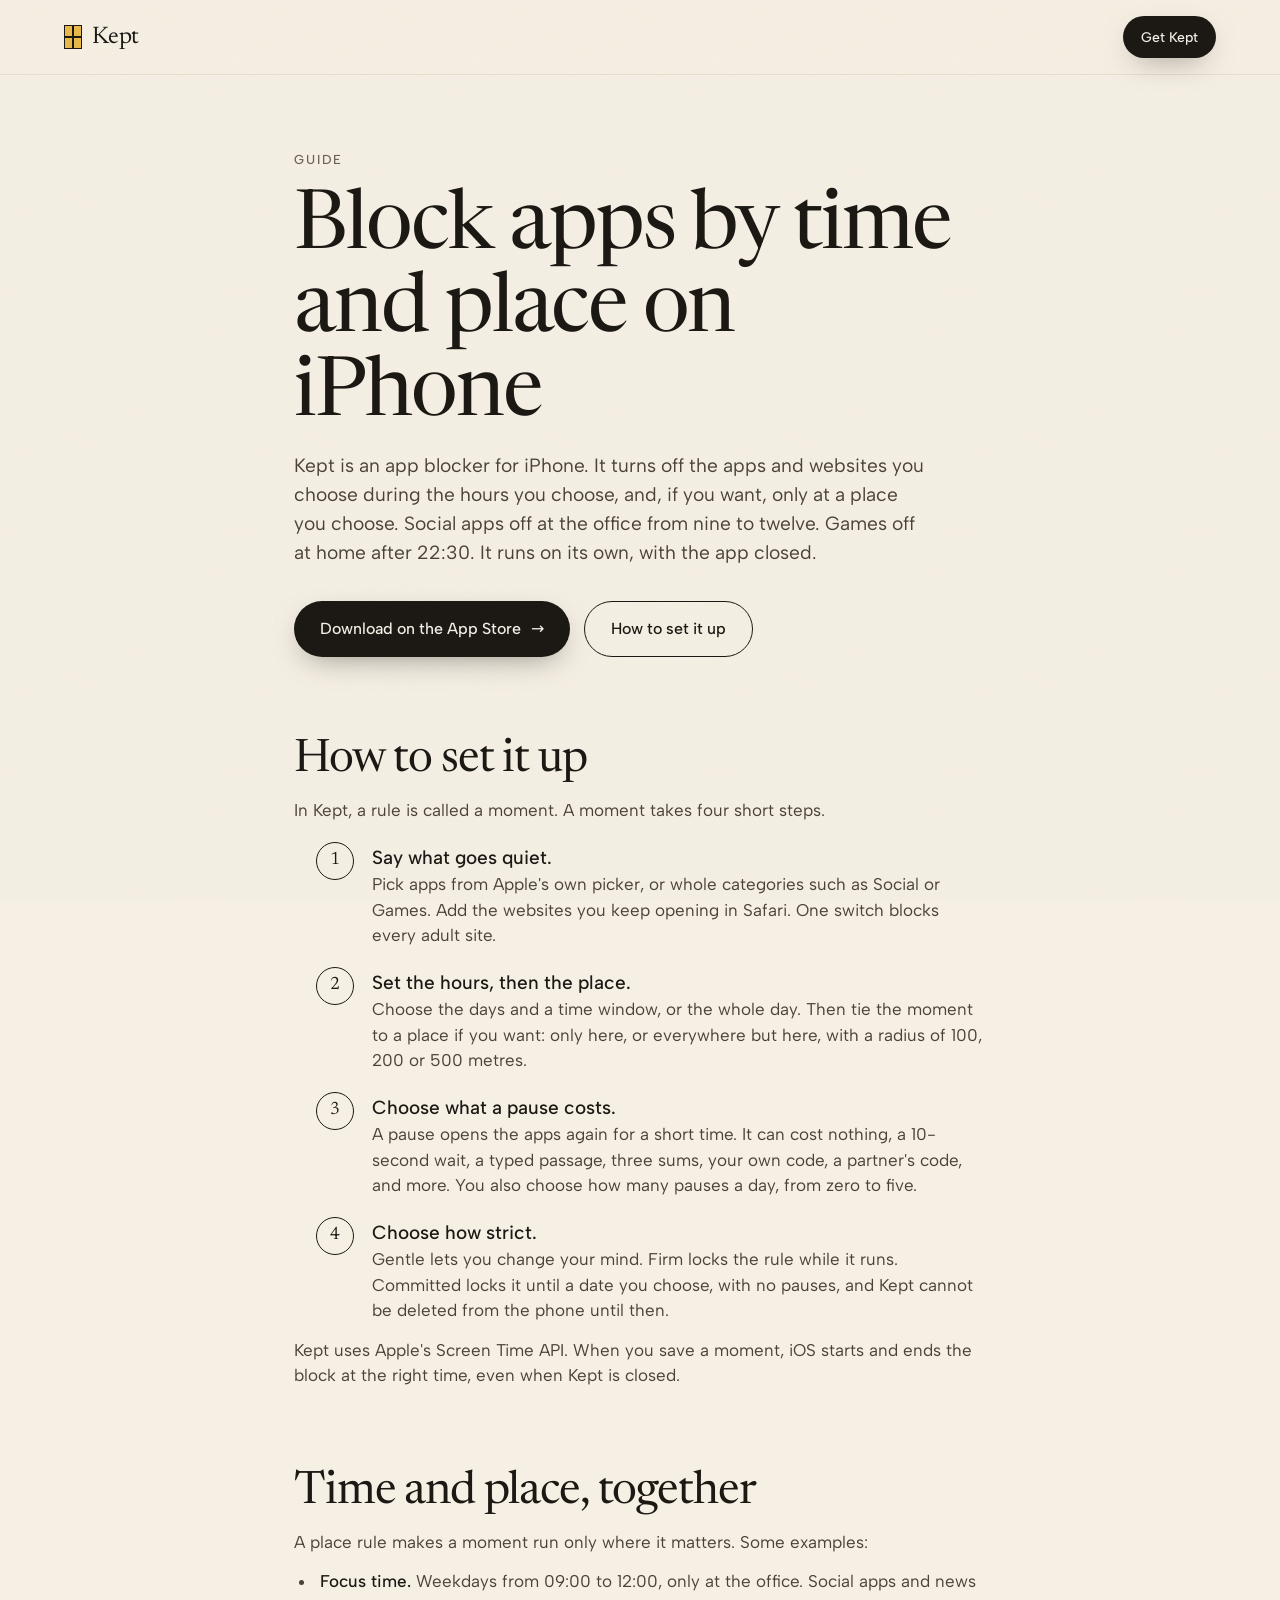
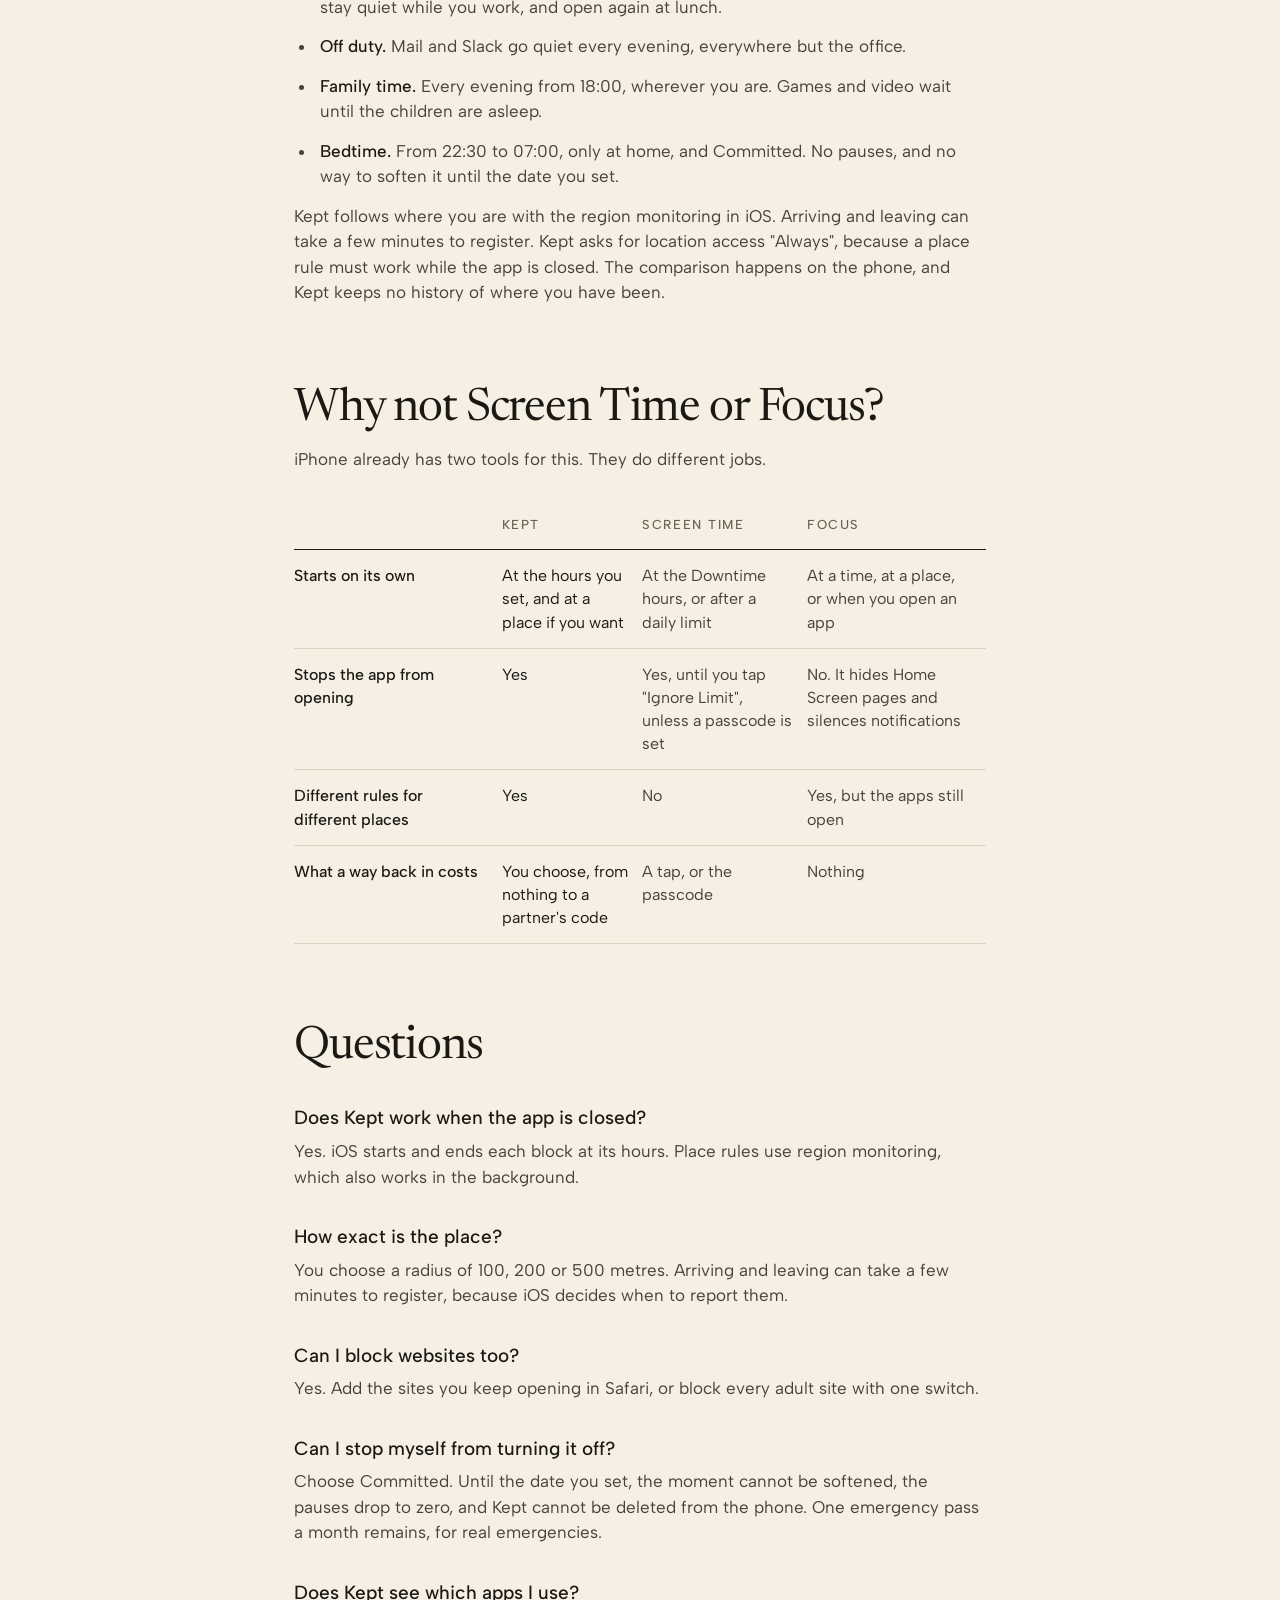
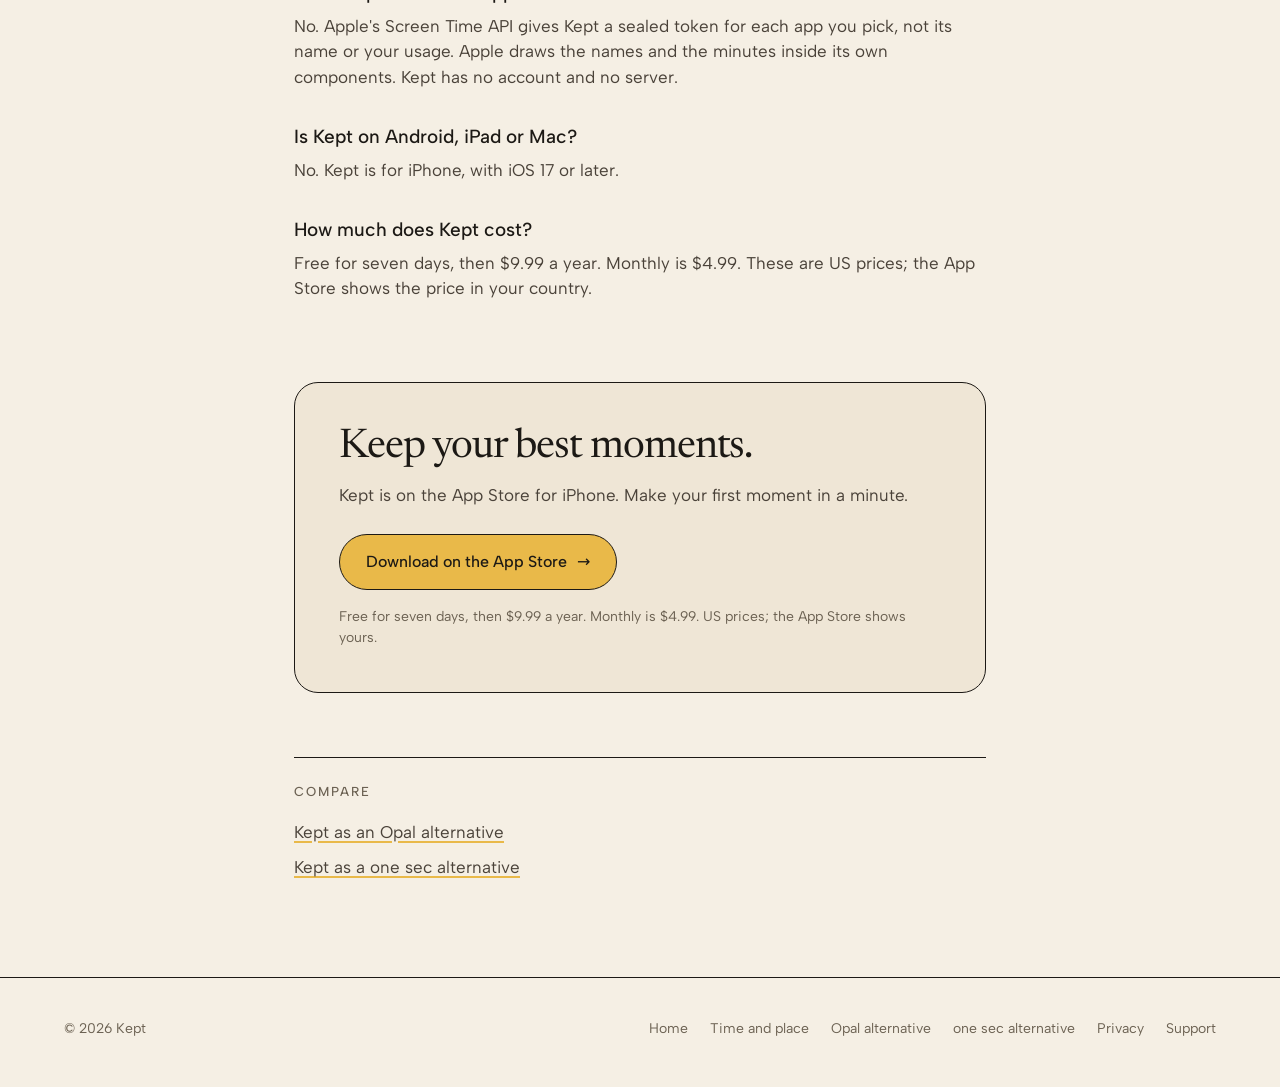
<file: block-apps-by-time-and-place/index.html>
<!doctype html>
<html lang="en">
<head>
  <meta charset="utf-8" />
  <meta name="viewport" content="width=device-width, initial-scale=1" />
  <title>Block Apps by Time and Place on iPhone · Kept</title>
  <meta name="description" content="Kept blocks apps and websites on iPhone during the hours you choose, and only at the places you choose. It runs with the app closed. No account." />
  <link rel="canonical" href="https://getkeptblocker.app/block-apps-by-time-and-place/" />
  <meta property="og:type" content="article" />
  <meta property="og:site_name" content="Kept" />
  <meta property="og:title" content="Block apps by time and place on iPhone" />
  <meta property="og:description" content="Social apps off at the office from nine to twelve. Games off at home after 22:30. Kept runs on its own, with the app closed." />
  <meta property="og:url" content="https://getkeptblocker.app/block-apps-by-time-and-place/" />
  <meta property="og:image" content="https://getkeptblocker.app/assets/img/og.png" />
  <meta name="twitter:card" content="summary_large_image" />
  <meta name="theme-color" content="#f5efe4" />
  <link rel="icon" href="/assets/img/favicon.png" />
  <link rel="apple-touch-icon" href="/assets/img/apple-touch-icon.png" />
  <link rel="preconnect" href="https://fonts.googleapis.com" />
  <link rel="preconnect" href="https://fonts.gstatic.com" crossorigin />
  <link href="https://fonts.googleapis.com/css2?family=Albert+Sans:wght@400;500&family=Newsreader:opsz,wght@6..72,400&display=swap" rel="stylesheet" />
  <link rel="stylesheet" href="/assets/css/site.css?v=8" />
  <link rel="stylesheet" href="/assets/css/page.css?v=1" />
  <script type="application/ld+json">
  {
    "@context": "https://schema.org",
    "@graph": [
      {
        "@type": "WebPage",
        "@id": "https://getkeptblocker.app/block-apps-by-time-and-place/#page",
        "url": "https://getkeptblocker.app/block-apps-by-time-and-place/",
        "name": "Block apps by time and place on iPhone",
        "inLanguage": "en",
        "dateModified": "2026-10-17",
        "isPartOf": { "@id": "https://getkeptblocker.app/#website" },
        "about": { "@id": "https://getkeptblocker.app/#app" }
      },
      {
        "@type": "FAQPage",
        "mainEntity": [
          {
            "@type": "Question",
            "name": "Does Kept work when the app is closed?",
            "acceptedAnswer": { "@type": "Answer", "text": "Yes. iOS starts and ends each block at its hours. Place rules use region monitoring, which also works in the background." }
          },
          {
            "@type": "Question",
            "name": "How exact is the place?",
            "acceptedAnswer": { "@type": "Answer", "text": "You choose a radius of 100, 200 or 500 metres. Arriving and leaving can take a few minutes to register, because iOS decides when to report them." }
          },
          {
            "@type": "Question",
            "name": "Can I block websites too?",
            "acceptedAnswer": { "@type": "Answer", "text": "Yes. Add the sites you keep opening in Safari, or block every adult site with one switch." }
          },
          {
            "@type": "Question",
            "name": "Can I stop myself from turning it off?",
            "acceptedAnswer": { "@type": "Answer", "text": "Choose Committed. Until the date you set, the moment cannot be softened, the pauses drop to zero, and Kept cannot be deleted from the phone. One emergency pass a month remains, for real emergencies." }
          },
          {
            "@type": "Question",
            "name": "Does Kept see which apps I use?",
            "acceptedAnswer": { "@type": "Answer", "text": "No. Apple's Screen Time API gives Kept a sealed token for each app you pick, not its name or your usage. Apple draws the names and the minutes inside its own components. Kept has no account and no server." }
          },
          {
            "@type": "Question",
            "name": "Is Kept on Android, iPad or Mac?",
            "acceptedAnswer": { "@type": "Answer", "text": "No. Kept is for iPhone, with iOS 17 or later." }
          },
          {
            "@type": "Question",
            "name": "How much does Kept cost?",
            "acceptedAnswer": { "@type": "Answer", "text": "Free for seven days, then $9.99 a year. Monthly is $4.99. These are US prices; the App Store shows the price in your country." }
          }
        ]
      }
    ]
  }
  </script>
</head>
<body>
  <nav class="nav">
    <a class="brand" href="/"><span class="mark small"><span class="fill"></span></span>Kept</a>
    <a class="btn btn-primary" href="https://apps.apple.com/app/id6816713953" target="_blank" rel="noopener">Get Kept</a>
  </nav>

  <main class="page">
    <div class="kicker">Guide</div>
    <h1>Block apps by time and place on iPhone</h1>
    <p class="lede">Kept is an app blocker for iPhone. It turns off the apps and websites you choose during the hours you choose, and, if you want, only at a place you choose. Social apps off at the office from nine to twelve. Games off at home after 22:30. It runs on its own, with the app closed.</p>
    <div class="btn-row">
      <a class="btn btn-primary" href="https://apps.apple.com/app/id6816713953" target="_blank" rel="noopener">Download on the App Store <span class="arrow">→</span></a>
      <a class="btn btn-ghost" href="#how">How to set it up</a>
    </div>

    <h2 id="how">How to set it up</h2>
    <p>In Kept, a rule is called a moment. A moment takes four short steps.</p>
    <ol class="steps">
      <li><strong>Say what goes quiet.</strong>Pick apps from Apple's own picker, or whole categories such as Social or Games. Add the websites you keep opening in Safari. One switch blocks every adult site.</li>
      <li><strong>Set the hours, then the place.</strong>Choose the days and a time window, or the whole day. Then tie the moment to a place if you want: only here, or everywhere but here, with a radius of 100, 200 or 500 metres.</li>
      <li><strong>Choose what a pause costs.</strong>A pause opens the apps again for a short time. It can cost nothing, a 10-second wait, a typed passage, three sums, your own code, a partner's code, and more. You also choose how many pauses a day, from zero to five.</li>
      <li><strong>Choose how strict.</strong>Gentle lets you change your mind. Firm locks the rule while it runs. Committed locks it until a date you choose, with no pauses, and Kept cannot be deleted from the phone until then.</li>
    </ol>
    <p>Kept uses Apple's Screen Time API. When you save a moment, iOS starts and ends the block at the right time, even when Kept is closed.</p>

    <h2>Time and place, together</h2>
    <p>A place rule makes a moment run only where it matters. Some examples:</p>
    <ul>
      <li><strong>Focus time.</strong> Weekdays from 09:00 to 12:00, only at the office. Social apps and news stay quiet while you work, and open again at lunch.</li>
      <li><strong>Off duty.</strong> Mail and Slack go quiet every evening, everywhere but the office.</li>
      <li><strong>Family time.</strong> Every evening from 18:00, wherever you are. Games and video wait until the children are asleep.</li>
      <li><strong>Bedtime.</strong> From 22:30 to 07:00, only at home, and Committed. No pauses, and no way to soften it until the date you set.</li>
    </ul>
    <p>Kept follows where you are with the region monitoring in iOS. Arriving and leaving can take a few minutes to register. Kept asks for location access "Always", because a place rule must work while the app is closed. The comparison happens on the phone, and Kept keeps no history of where you have been.</p>

    <h2>Why not Screen Time or Focus?</h2>
    <p>iPhone already has two tools for this. They do different jobs.</p>
    <div class="table-scroll">
      <table class="compare wide">
        <thead>
          <tr><th scope="col"></th><th scope="col">Kept</th><th scope="col">Screen Time</th><th scope="col">Focus</th></tr>
        </thead>
        <tbody>
          <tr><th scope="row">Starts on its own</th><td class="kept">At the hours you set, and at a place if you want</td><td>At the Downtime hours, or after a daily limit</td><td>At a time, at a place, or when you open an app</td></tr>
          <tr><th scope="row">Stops the app from opening</th><td class="kept">Yes</td><td>Yes, until you tap "Ignore Limit", unless a passcode is set</td><td>No. It hides Home Screen pages and silences notifications</td></tr>
          <tr><th scope="row">Different rules for different places</th><td class="kept">Yes</td><td>No</td><td>Yes, but the apps still open</td></tr>
          <tr><th scope="row">What a way back in costs</th><td class="kept">You choose, from nothing to a partner's code</td><td>A tap, or the passcode</td><td>Nothing</td></tr>
        </tbody>
      </table>
    </div>

    <h2>Questions</h2>
    <div class="faq">
      <h3>Does Kept work when the app is closed?</h3>
      <p>Yes. iOS starts and ends each block at its hours. Place rules use region monitoring, which also works in the background.</p>
      <h3>How exact is the place?</h3>
      <p>You choose a radius of 100, 200 or 500 metres. Arriving and leaving can take a few minutes to register, because iOS decides when to report them.</p>
      <h3>Can I block websites too?</h3>
      <p>Yes. Add the sites you keep opening in Safari, or block every adult site with one switch.</p>
      <h3>Can I stop myself from turning it off?</h3>
      <p>Choose Committed. Until the date you set, the moment cannot be softened, the pauses drop to zero, and Kept cannot be deleted from the phone. One emergency pass a month remains, for real emergencies.</p>
      <h3>Does Kept see which apps I use?</h3>
      <p>No. Apple's Screen Time API gives Kept a sealed token for each app you pick, not its name or your usage. Apple draws the names and the minutes inside its own components. Kept has no account and no server.</p>
      <h3>Is Kept on Android, iPad or Mac?</h3>
      <p>No. Kept is for iPhone, with iOS 17 or later.</p>
      <h3>How much does Kept cost?</h3>
      <p>Free for seven days, then $9.99 a year. Monthly is $4.99. These are US prices; the App Store shows the price in your country.</p>
    </div>

    <section class="callout">
      <h2>Keep your best moments.</h2>
      <p>Kept is on the App Store for iPhone. Make your first moment in a minute.</p>
      <div class="btn-row">
        <a class="btn btn-amber" href="https://apps.apple.com/app/id6816713953" target="_blank" rel="noopener">Download on the App Store <span class="arrow">→</span></a>
      </div>
      <p class="fine">Free for seven days, then $9.99 a year. Monthly is $4.99. US prices; the App Store shows yours.</p>
    </section>

    <nav class="related" aria-label="More guides">
      <div class="kicker">Compare</div>
      <ul>
        <li><a href="/opal-alternative/">Kept as an Opal alternative</a></li>
        <li><a href="/one-sec-alternative/">Kept as a one sec alternative</a></li>
      </ul>
    </nav>
  </main>

  <footer class="footer">
    <div class="wrap">
      <span>© 2026 Kept</span>
      <div class="links"><a href="/">Home</a><a href="/block-apps-by-time-and-place/">Time and place</a><a href="/opal-alternative/">Opal alternative</a><a href="/one-sec-alternative/">one sec alternative</a><a href="/privacy.html">Privacy</a><a href="/support.html">Support</a></div>
    </div>
  </footer>
</body>
</html>
</file>
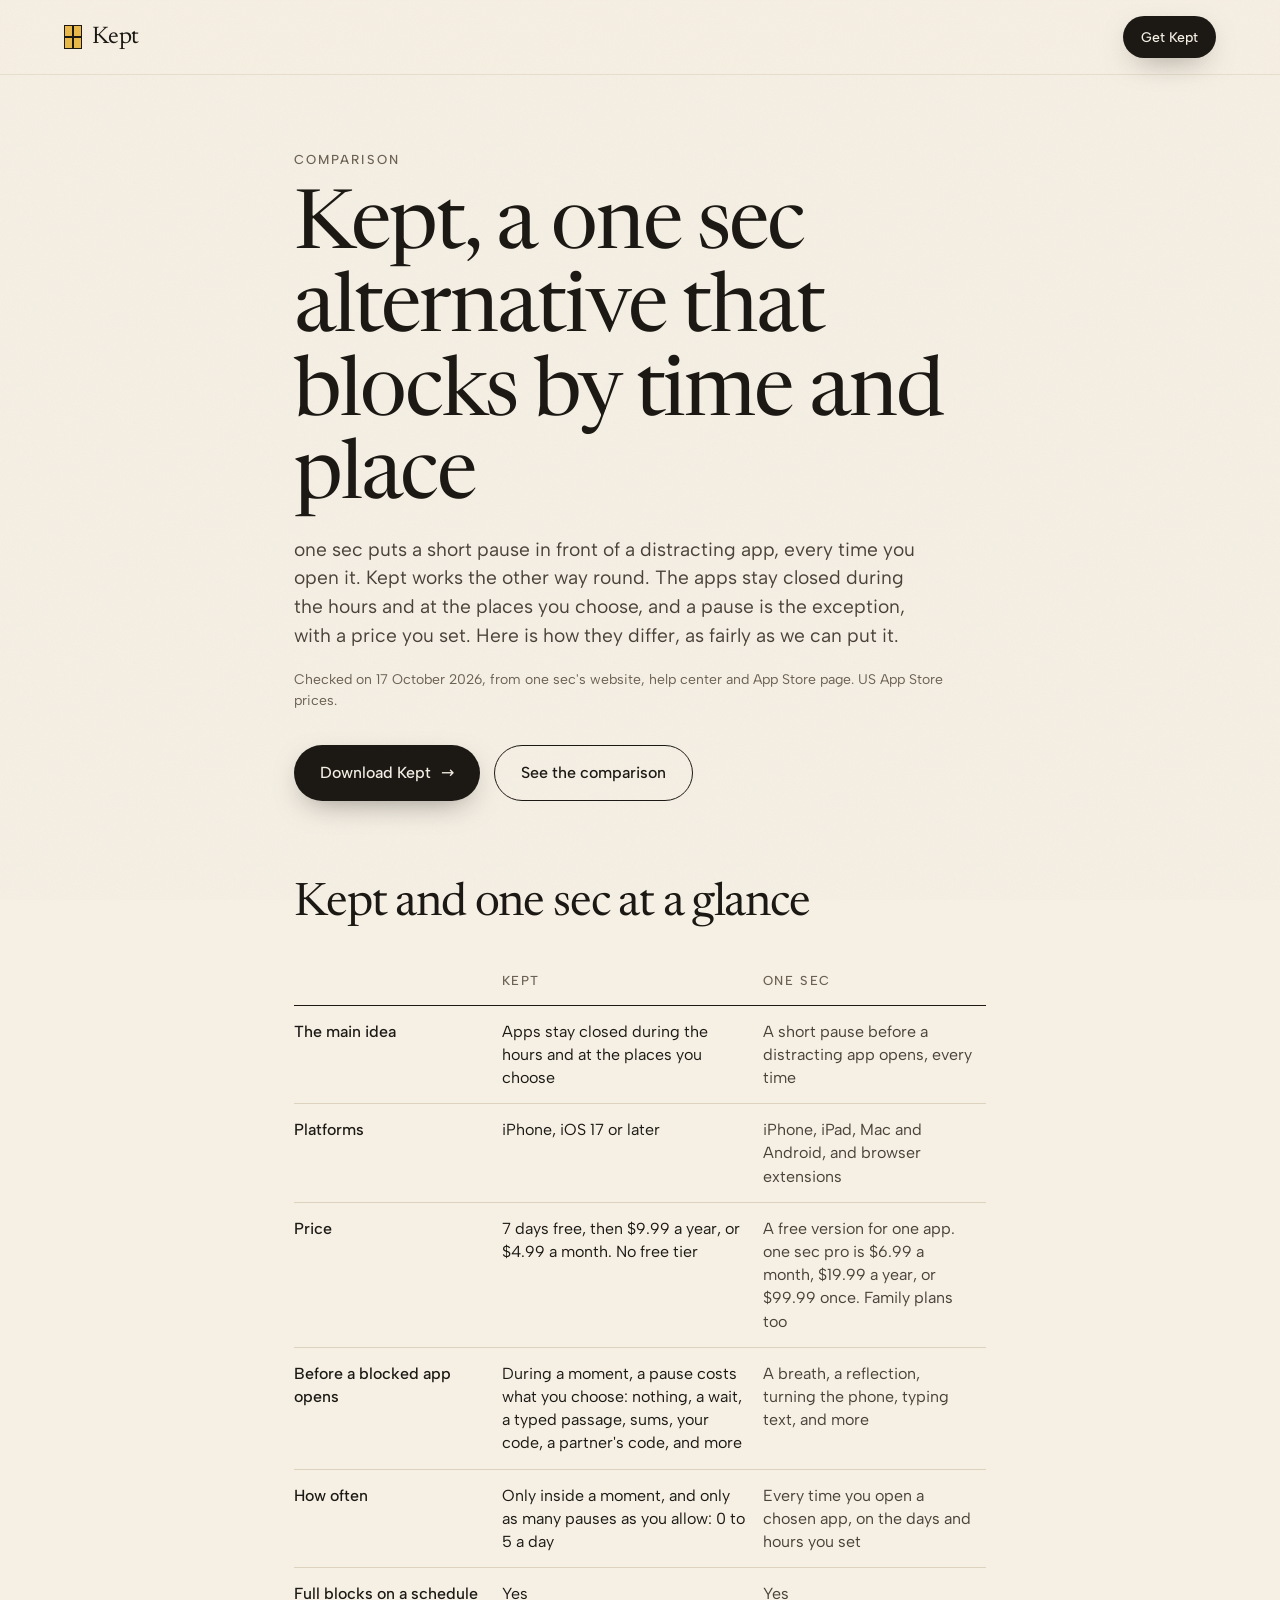
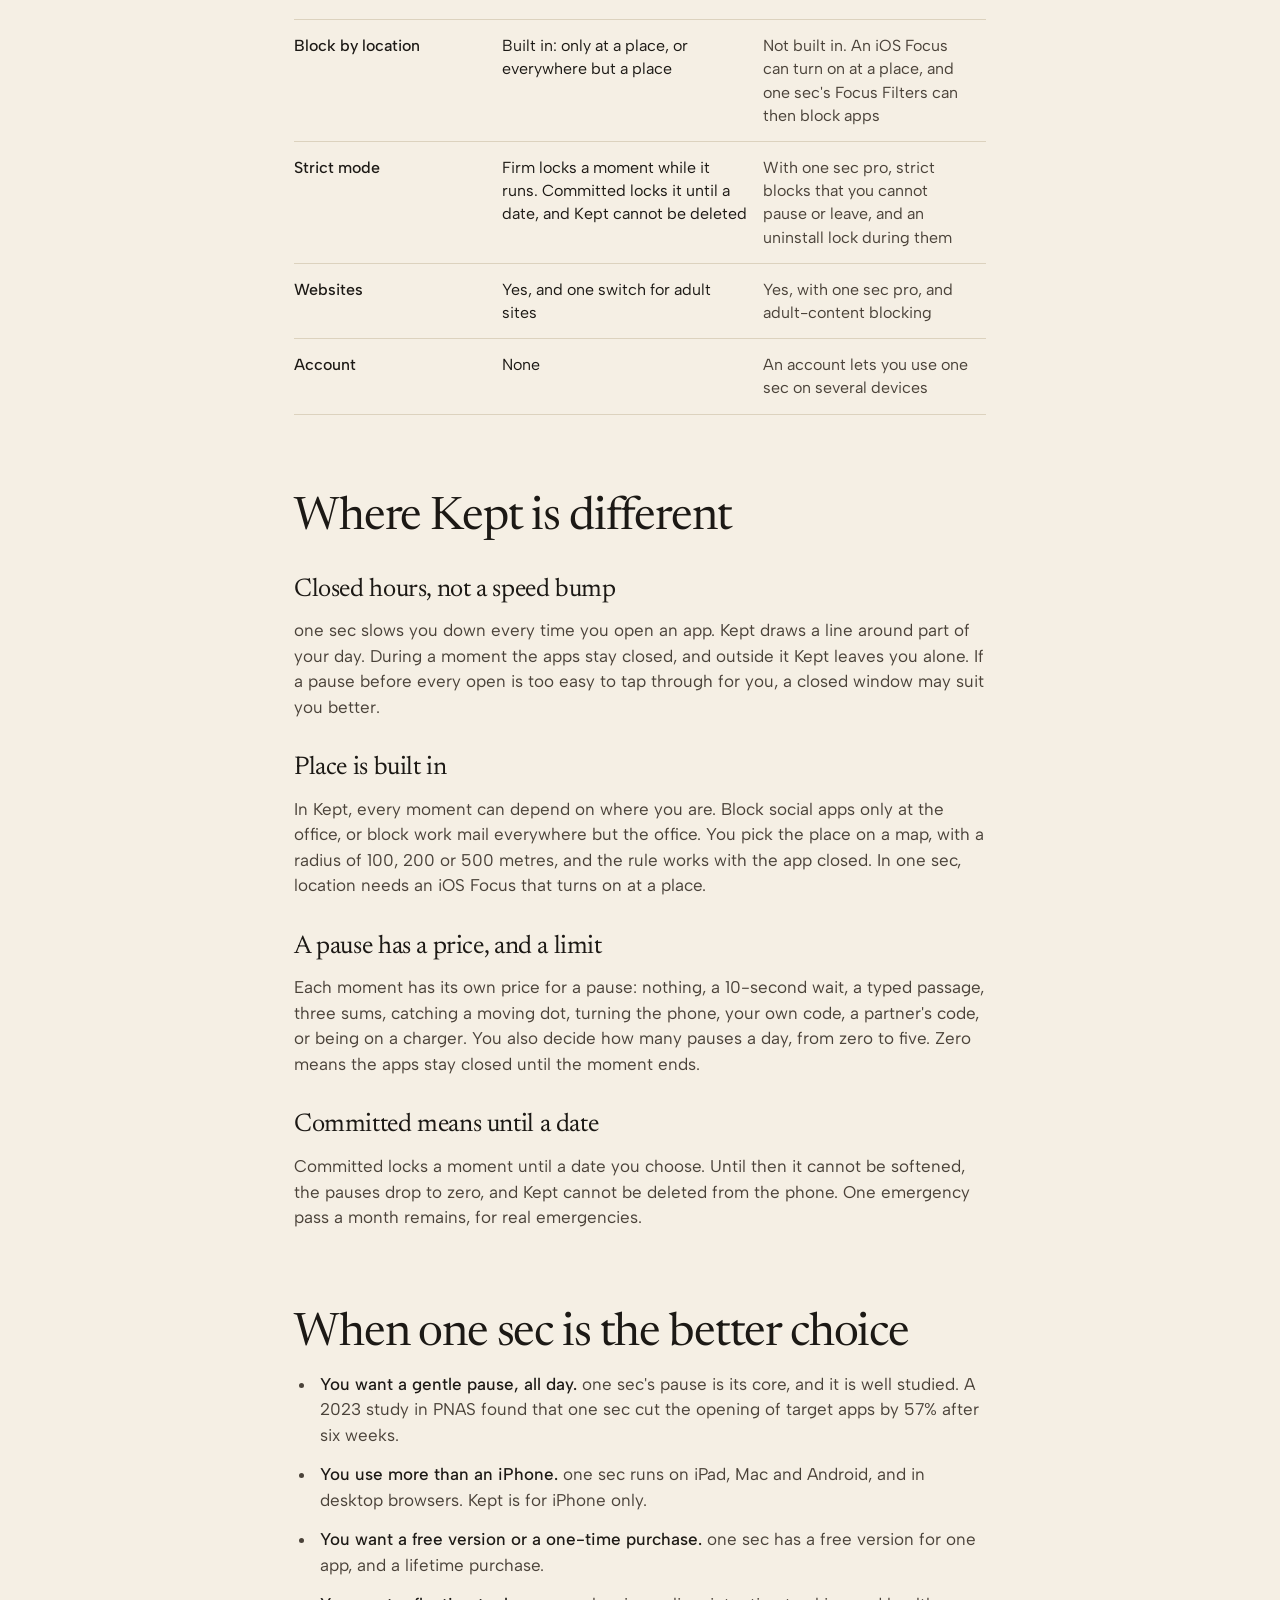
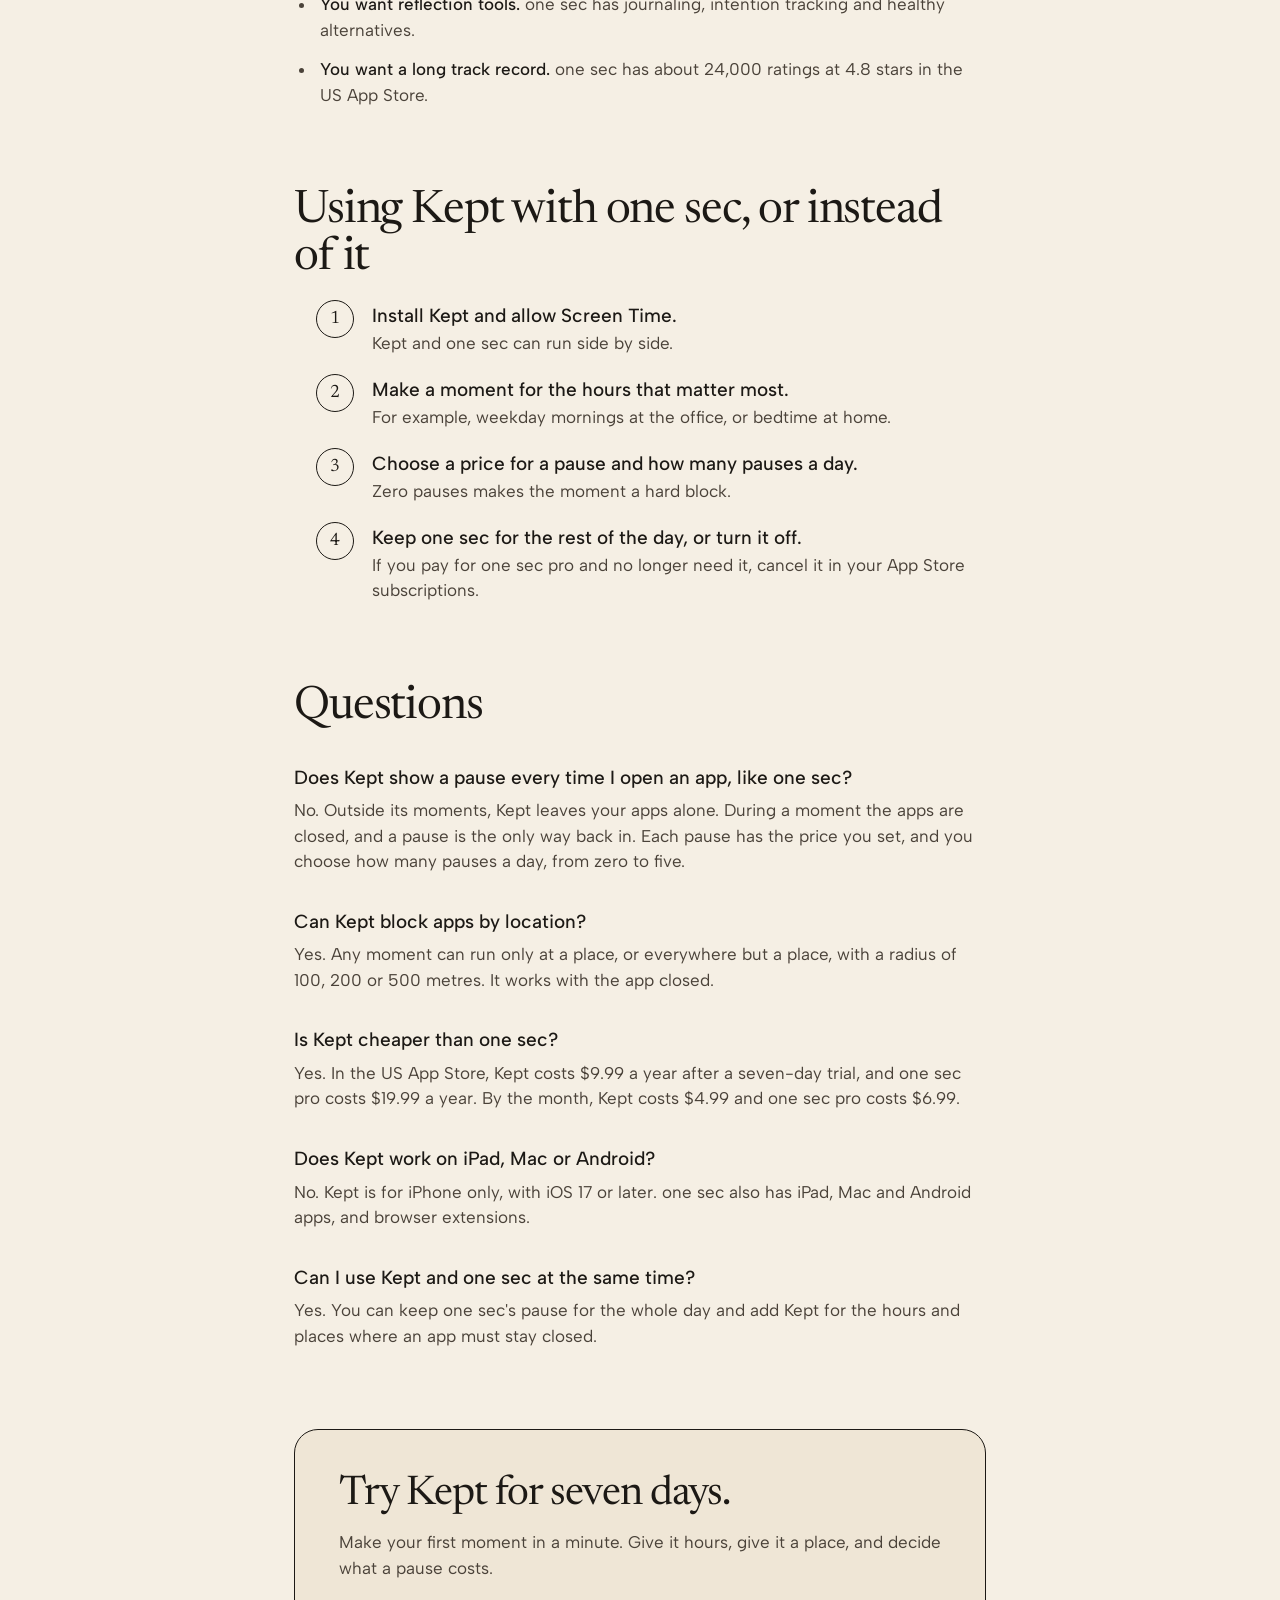
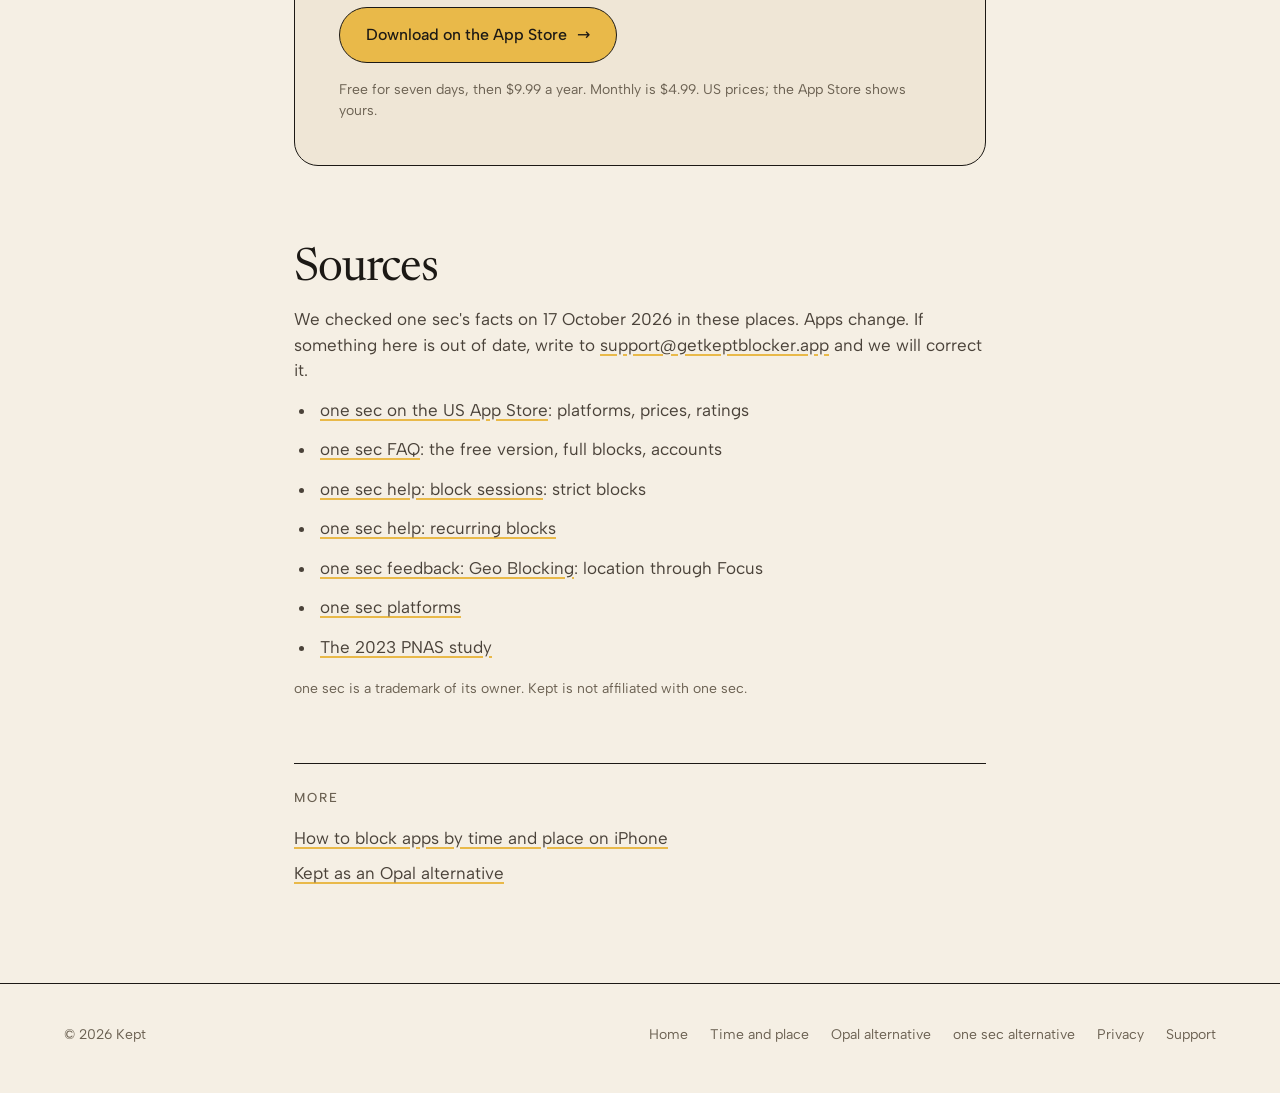
<file: one-sec-alternative/index.html>
<!doctype html>
<html lang="en">
<head>
  <meta charset="utf-8" />
  <meta name="viewport" content="width=device-width, initial-scale=1" />
  <title>one sec Alternative for iPhone: Time and Place Blocks · Kept</title>
  <meta name="description" content="Looking for a one sec alternative? Kept keeps apps closed during the hours and places you choose, with a limited number of pauses at a price you set. A fair comparison, checked October 2026." />
  <link rel="canonical" href="https://getkeptblocker.app/one-sec-alternative/" />
  <meta property="og:type" content="article" />
  <meta property="og:site_name" content="Kept" />
  <meta property="og:title" content="Kept, a one sec alternative that blocks by time and place" />
  <meta property="og:description" content="one sec adds a pause before every open. Kept keeps apps closed in the hours and places you choose. How they differ, checked 17 October 2026." />
  <meta property="og:url" content="https://getkeptblocker.app/one-sec-alternative/" />
  <meta property="og:image" content="https://getkeptblocker.app/assets/img/og.png" />
  <meta name="twitter:card" content="summary_large_image" />
  <meta name="theme-color" content="#f5efe4" />
  <link rel="icon" href="/assets/img/favicon.png" />
  <link rel="apple-touch-icon" href="/assets/img/apple-touch-icon.png" />
  <link rel="preconnect" href="https://fonts.googleapis.com" />
  <link rel="preconnect" href="https://fonts.gstatic.com" crossorigin />
  <link href="https://fonts.googleapis.com/css2?family=Albert+Sans:wght@400;500&family=Newsreader:opsz,wght@6..72,400&display=swap" rel="stylesheet" />
  <link rel="stylesheet" href="/assets/css/site.css?v=8" />
  <link rel="stylesheet" href="/assets/css/page.css?v=1" />
  <script type="application/ld+json">
  {
    "@context": "https://schema.org",
    "@graph": [
      {
        "@type": "WebPage",
        "@id": "https://getkeptblocker.app/one-sec-alternative/#page",
        "url": "https://getkeptblocker.app/one-sec-alternative/",
        "name": "Kept, a one sec alternative that blocks by time and place",
        "inLanguage": "en",
        "dateModified": "2026-10-17",
        "isPartOf": { "@id": "https://getkeptblocker.app/#website" },
        "about": { "@id": "https://getkeptblocker.app/#app" }
      },
      {
        "@type": "FAQPage",
        "mainEntity": [
          {
            "@type": "Question",
            "name": "Does Kept show a pause every time I open an app, like one sec?",
            "acceptedAnswer": { "@type": "Answer", "text": "No. Outside its moments, Kept leaves your apps alone. During a moment the apps are closed, and a pause is the only way back in. Each pause has the price you set, and you choose how many pauses a day, from zero to five." }
          },
          {
            "@type": "Question",
            "name": "Can Kept block apps by location?",
            "acceptedAnswer": { "@type": "Answer", "text": "Yes. Any moment can run only at a place, or everywhere but a place, with a radius of 100, 200 or 500 metres. It works with the app closed." }
          },
          {
            "@type": "Question",
            "name": "Is Kept cheaper than one sec?",
            "acceptedAnswer": { "@type": "Answer", "text": "Yes. In the US App Store, Kept costs $9.99 a year after a seven-day trial, and one sec pro costs $19.99 a year. By the month, Kept costs $4.99 and one sec pro costs $6.99." }
          },
          {
            "@type": "Question",
            "name": "Does Kept work on iPad, Mac or Android?",
            "acceptedAnswer": { "@type": "Answer", "text": "No. Kept is for iPhone only, with iOS 17 or later. one sec also has iPad, Mac and Android apps, and browser extensions." }
          },
          {
            "@type": "Question",
            "name": "Can I use Kept and one sec at the same time?",
            "acceptedAnswer": { "@type": "Answer", "text": "Yes. You can keep one sec's pause for the whole day and add Kept for the hours and places where an app must stay closed." }
          }
        ]
      }
    ]
  }
  </script>
</head>
<body>
  <nav class="nav">
    <a class="brand" href="/"><span class="mark small"><span class="fill"></span></span>Kept</a>
    <a class="btn btn-primary" href="https://apps.apple.com/app/id6816713953" target="_blank" rel="noopener">Get Kept</a>
  </nav>

  <main class="page">
    <div class="kicker">Comparison</div>
    <h1>Kept, a one sec alternative that blocks by time and place</h1>
    <p class="lede">one sec puts a short pause in front of a distracting app, every time you open it. Kept works the other way round. The apps stay closed during the hours and at the places you choose, and a pause is the exception, with a price you set. Here is how they differ, as fairly as we can put it.</p>
    <p class="checked">Checked on 17 October 2026, from one sec's website, help center and App Store page. US App Store prices.</p>
    <div class="btn-row">
      <a class="btn btn-primary" href="https://apps.apple.com/app/id6816713953" target="_blank" rel="noopener">Download Kept <span class="arrow">→</span></a>
      <a class="btn btn-ghost" href="#compare">See the comparison</a>
    </div>

    <h2 id="compare">Kept and one sec at a glance</h2>
    <div class="table-scroll">
      <table class="compare">
        <thead>
          <tr><th scope="col"></th><th scope="col">Kept</th><th scope="col">one sec</th></tr>
        </thead>
        <tbody>
          <tr><th scope="row">The main idea</th><td class="kept">Apps stay closed during the hours and at the places you choose</td><td>A short pause before a distracting app opens, every time</td></tr>
          <tr><th scope="row">Platforms</th><td class="kept">iPhone, iOS 17 or later</td><td>iPhone, iPad, Mac and Android, and browser extensions</td></tr>
          <tr><th scope="row">Price</th><td class="kept">7 days free, then $9.99 a year, or $4.99 a month. No free tier</td><td>A free version for one app. one sec pro is $6.99 a month, $19.99 a year, or $99.99 once. Family plans too</td></tr>
          <tr><th scope="row">Before a blocked app opens</th><td class="kept">During a moment, a pause costs what you choose: nothing, a wait, a typed passage, sums, your code, a partner's code, and more</td><td>A breath, a reflection, turning the phone, typing text, and more</td></tr>
          <tr><th scope="row">How often</th><td class="kept">Only inside a moment, and only as many pauses as you allow: 0 to 5 a day</td><td>Every time you open a chosen app, on the days and hours you set</td></tr>
          <tr><th scope="row">Full blocks on a schedule</th><td class="kept">Yes</td><td>Yes</td></tr>
          <tr><th scope="row">Block by location</th><td class="kept">Built in: only at a place, or everywhere but a place</td><td>Not built in. An iOS Focus can turn on at a place, and one sec's Focus Filters can then block apps</td></tr>
          <tr><th scope="row">Strict mode</th><td class="kept">Firm locks a moment while it runs. Committed locks it until a date, and Kept cannot be deleted</td><td>With one sec pro, strict blocks that you cannot pause or leave, and an uninstall lock during them</td></tr>
          <tr><th scope="row">Websites</th><td class="kept">Yes, and one switch for adult sites</td><td>Yes, with one sec pro, and adult-content blocking</td></tr>
          <tr><th scope="row">Account</th><td class="kept">None</td><td>An account lets you use one sec on several devices</td></tr>
        </tbody>
      </table>
    </div>

    <h2>Where Kept is different</h2>
    <h3>Closed hours, not a speed bump</h3>
    <p>one sec slows you down every time you open an app. Kept draws a line around part of your day. During a moment the apps stay closed, and outside it Kept leaves you alone. If a pause before every open is too easy to tap through for you, a closed window may suit you better.</p>
    <h3>Place is built in</h3>
    <p>In Kept, every moment can depend on where you are. Block social apps only at the office, or block work mail everywhere but the office. You pick the place on a map, with a radius of 100, 200 or 500 metres, and the rule works with the app closed. In one sec, location needs an iOS Focus that turns on at a place.</p>
    <h3>A pause has a price, and a limit</h3>
    <p>Each moment has its own price for a pause: nothing, a 10-second wait, a typed passage, three sums, catching a moving dot, turning the phone, your own code, a partner's code, or being on a charger. You also decide how many pauses a day, from zero to five. Zero means the apps stay closed until the moment ends.</p>
    <h3>Committed means until a date</h3>
    <p>Committed locks a moment until a date you choose. Until then it cannot be softened, the pauses drop to zero, and Kept cannot be deleted from the phone. One emergency pass a month remains, for real emergencies.</p>

    <h2>When one sec is the better choice</h2>
    <ul>
      <li><strong>You want a gentle pause, all day.</strong> one sec's pause is its core, and it is well studied. A 2023 study in PNAS found that one sec cut the opening of target apps by 57% after six weeks.</li>
      <li><strong>You use more than an iPhone.</strong> one sec runs on iPad, Mac and Android, and in desktop browsers. Kept is for iPhone only.</li>
      <li><strong>You want a free version or a one-time purchase.</strong> one sec has a free version for one app, and a lifetime purchase.</li>
      <li><strong>You want reflection tools.</strong> one sec has journaling, intention tracking and healthy alternatives.</li>
      <li><strong>You want a long track record.</strong> one sec has about 24,000 ratings at 4.8 stars in the US App Store.</li>
    </ul>

    <h2>Using Kept with one sec, or instead of it</h2>
    <ol class="steps">
      <li><strong>Install Kept and allow Screen Time.</strong>Kept and one sec can run side by side.</li>
      <li><strong>Make a moment for the hours that matter most.</strong>For example, weekday mornings at the office, or bedtime at home.</li>
      <li><strong>Choose a price for a pause and how many pauses a day.</strong>Zero pauses makes the moment a hard block.</li>
      <li><strong>Keep one sec for the rest of the day, or turn it off.</strong>If you pay for one sec pro and no longer need it, cancel it in your App Store subscriptions.</li>
    </ol>

    <h2>Questions</h2>
    <div class="faq">
      <h3>Does Kept show a pause every time I open an app, like one sec?</h3>
      <p>No. Outside its moments, Kept leaves your apps alone. During a moment the apps are closed, and a pause is the only way back in. Each pause has the price you set, and you choose how many pauses a day, from zero to five.</p>
      <h3>Can Kept block apps by location?</h3>
      <p>Yes. Any moment can run only at a place, or everywhere but a place, with a radius of 100, 200 or 500 metres. It works with the app closed.</p>
      <h3>Is Kept cheaper than one sec?</h3>
      <p>Yes. In the US App Store, Kept costs $9.99 a year after a seven-day trial, and one sec pro costs $19.99 a year. By the month, Kept costs $4.99 and one sec pro costs $6.99.</p>
      <h3>Does Kept work on iPad, Mac or Android?</h3>
      <p>No. Kept is for iPhone only, with iOS 17 or later. one sec also has iPad, Mac and Android apps, and browser extensions.</p>
      <h3>Can I use Kept and one sec at the same time?</h3>
      <p>Yes. You can keep one sec's pause for the whole day and add Kept for the hours and places where an app must stay closed.</p>
    </div>

    <section class="callout">
      <h2>Try Kept for seven days.</h2>
      <p>Make your first moment in a minute. Give it hours, give it a place, and decide what a pause costs.</p>
      <div class="btn-row">
        <a class="btn btn-amber" href="https://apps.apple.com/app/id6816713953" target="_blank" rel="noopener">Download on the App Store <span class="arrow">→</span></a>
      </div>
      <p class="fine">Free for seven days, then $9.99 a year. Monthly is $4.99. US prices; the App Store shows yours.</p>
    </section>

    <h2>Sources</h2>
    <p>We checked one sec's facts on 17 October 2026 in these places. Apps change. If something here is out of date, write to <a href="mailto:support@getkeptblocker.app">support@getkeptblocker.app</a> and we will correct it.</p>
    <ul>
      <li><a href="https://apps.apple.com/us/app/one-sec-screen-time-focus/id1532875441" rel="nofollow noopener" target="_blank">one sec on the US App Store</a>: platforms, prices, ratings</li>
      <li><a href="https://one-sec.app/faq/" rel="nofollow noopener" target="_blank">one sec FAQ</a>: the free version, full blocks, accounts</li>
      <li><a href="https://tutorials.one-sec.app/en/articles/3311298" rel="nofollow noopener" target="_blank">one sec help: block sessions</a>: strict blocks</li>
      <li><a href="https://tutorials.one-sec.app/en/articles/3035522" rel="nofollow noopener" target="_blank">one sec help: recurring blocks</a></li>
      <li><a href="https://feedback.one-sec.app/p/geo-blocking" rel="nofollow noopener" target="_blank">one sec feedback: Geo Blocking</a>: location through Focus</li>
      <li><a href="https://one-sec.app/platforms/" rel="nofollow noopener" target="_blank">one sec platforms</a></li>
      <li><a href="https://www.pnas.org/doi/10.1073/pnas.2213114120" rel="nofollow noopener" target="_blank">The 2023 PNAS study</a></li>
    </ul>
    <p class="checked">one sec is a trademark of its owner. Kept is not affiliated with one sec.</p>

    <nav class="related" aria-label="More guides">
      <div class="kicker">More</div>
      <ul>
        <li><a href="/block-apps-by-time-and-place/">How to block apps by time and place on iPhone</a></li>
        <li><a href="/opal-alternative/">Kept as an Opal alternative</a></li>
      </ul>
    </nav>
  </main>

  <footer class="footer">
    <div class="wrap">
      <span>© 2026 Kept</span>
      <div class="links"><a href="/">Home</a><a href="/block-apps-by-time-and-place/">Time and place</a><a href="/opal-alternative/">Opal alternative</a><a href="/one-sec-alternative/">one sec alternative</a><a href="/privacy.html">Privacy</a><a href="/support.html">Support</a></div>
    </div>
  </footer>
</body>
</html>
</file>
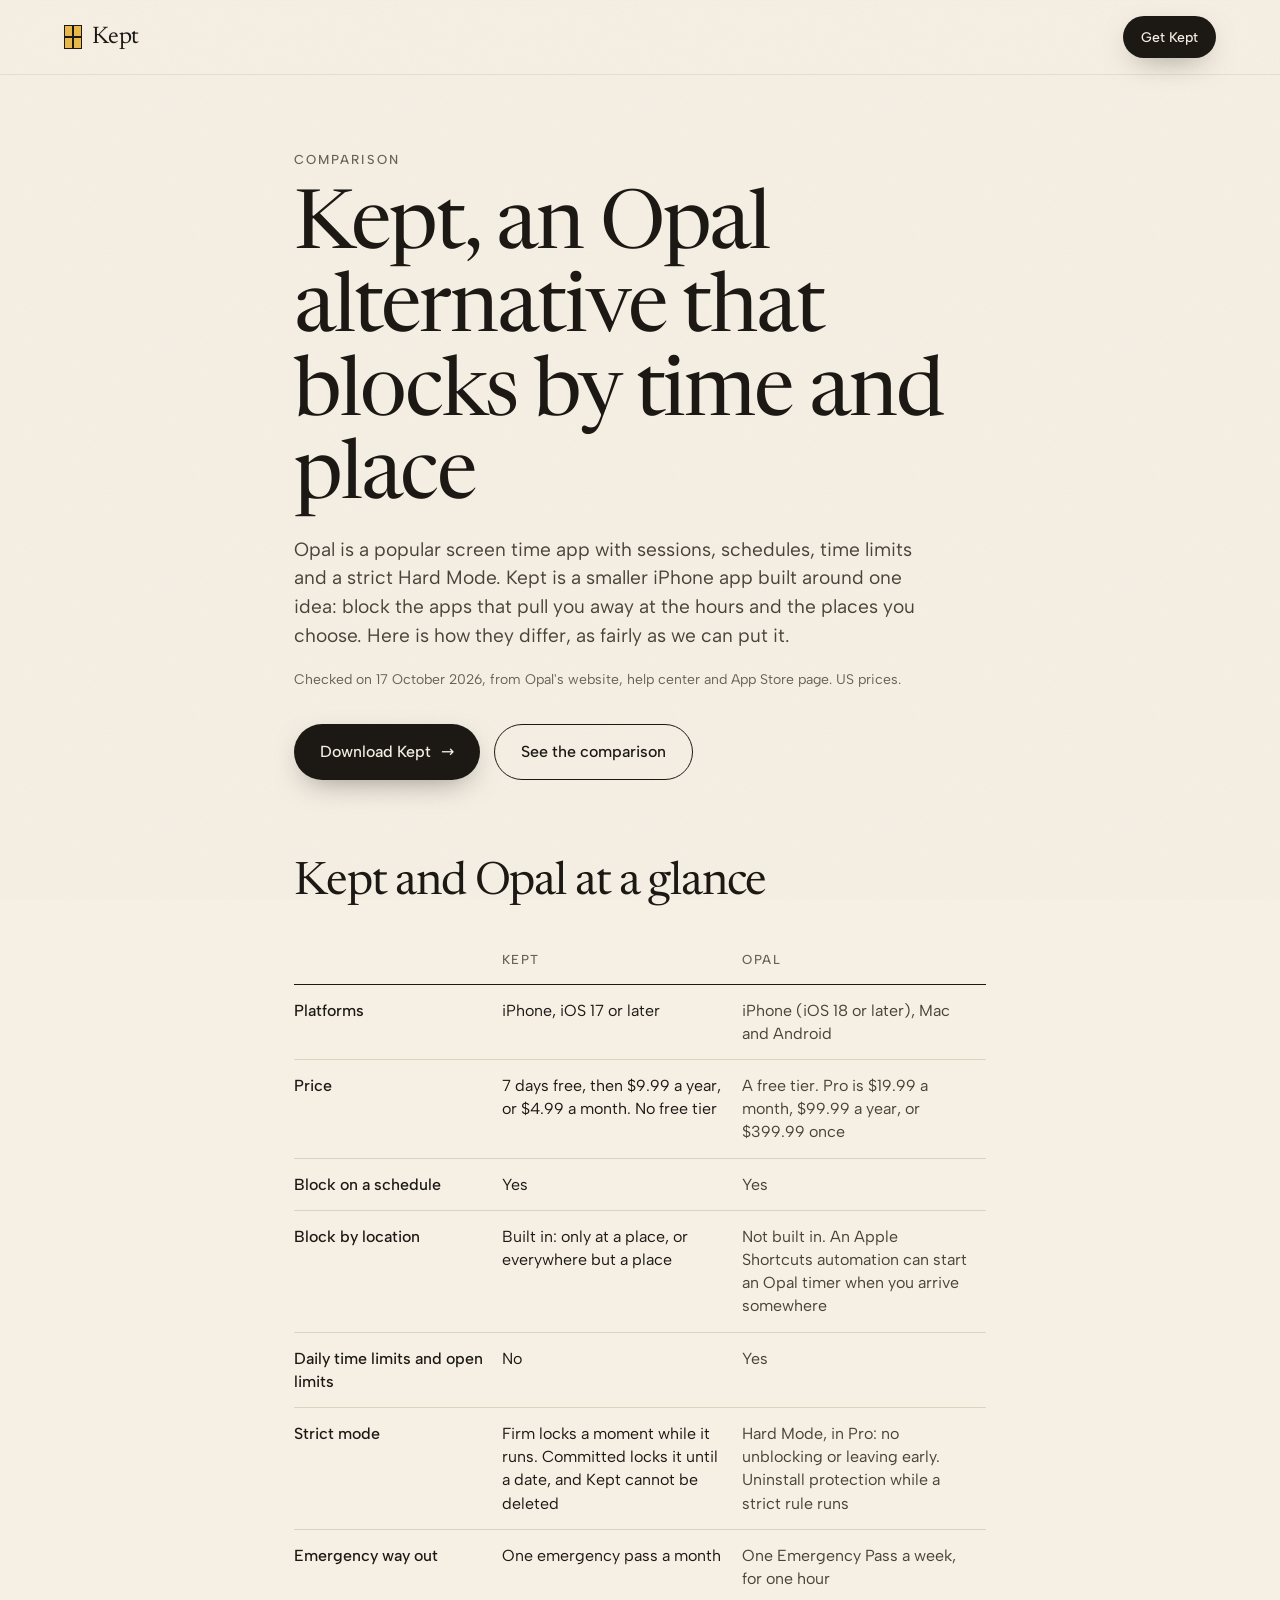
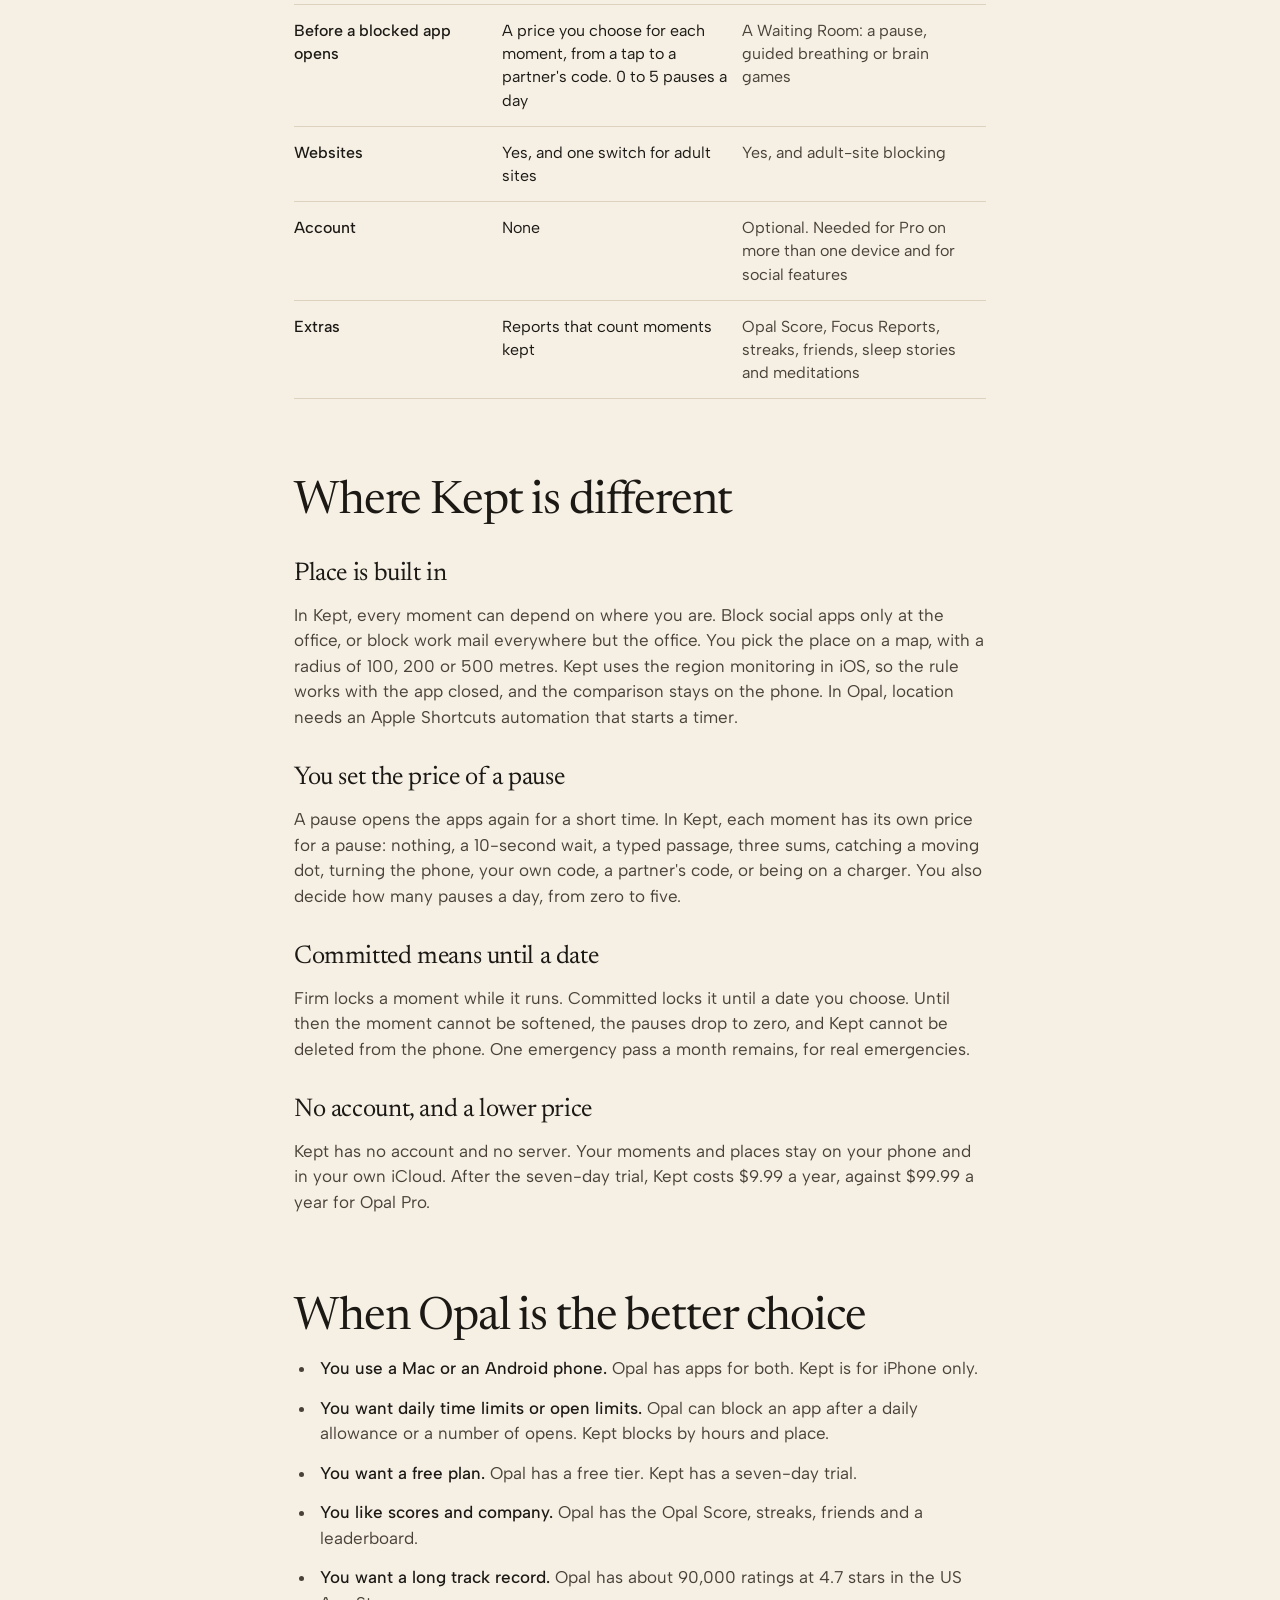
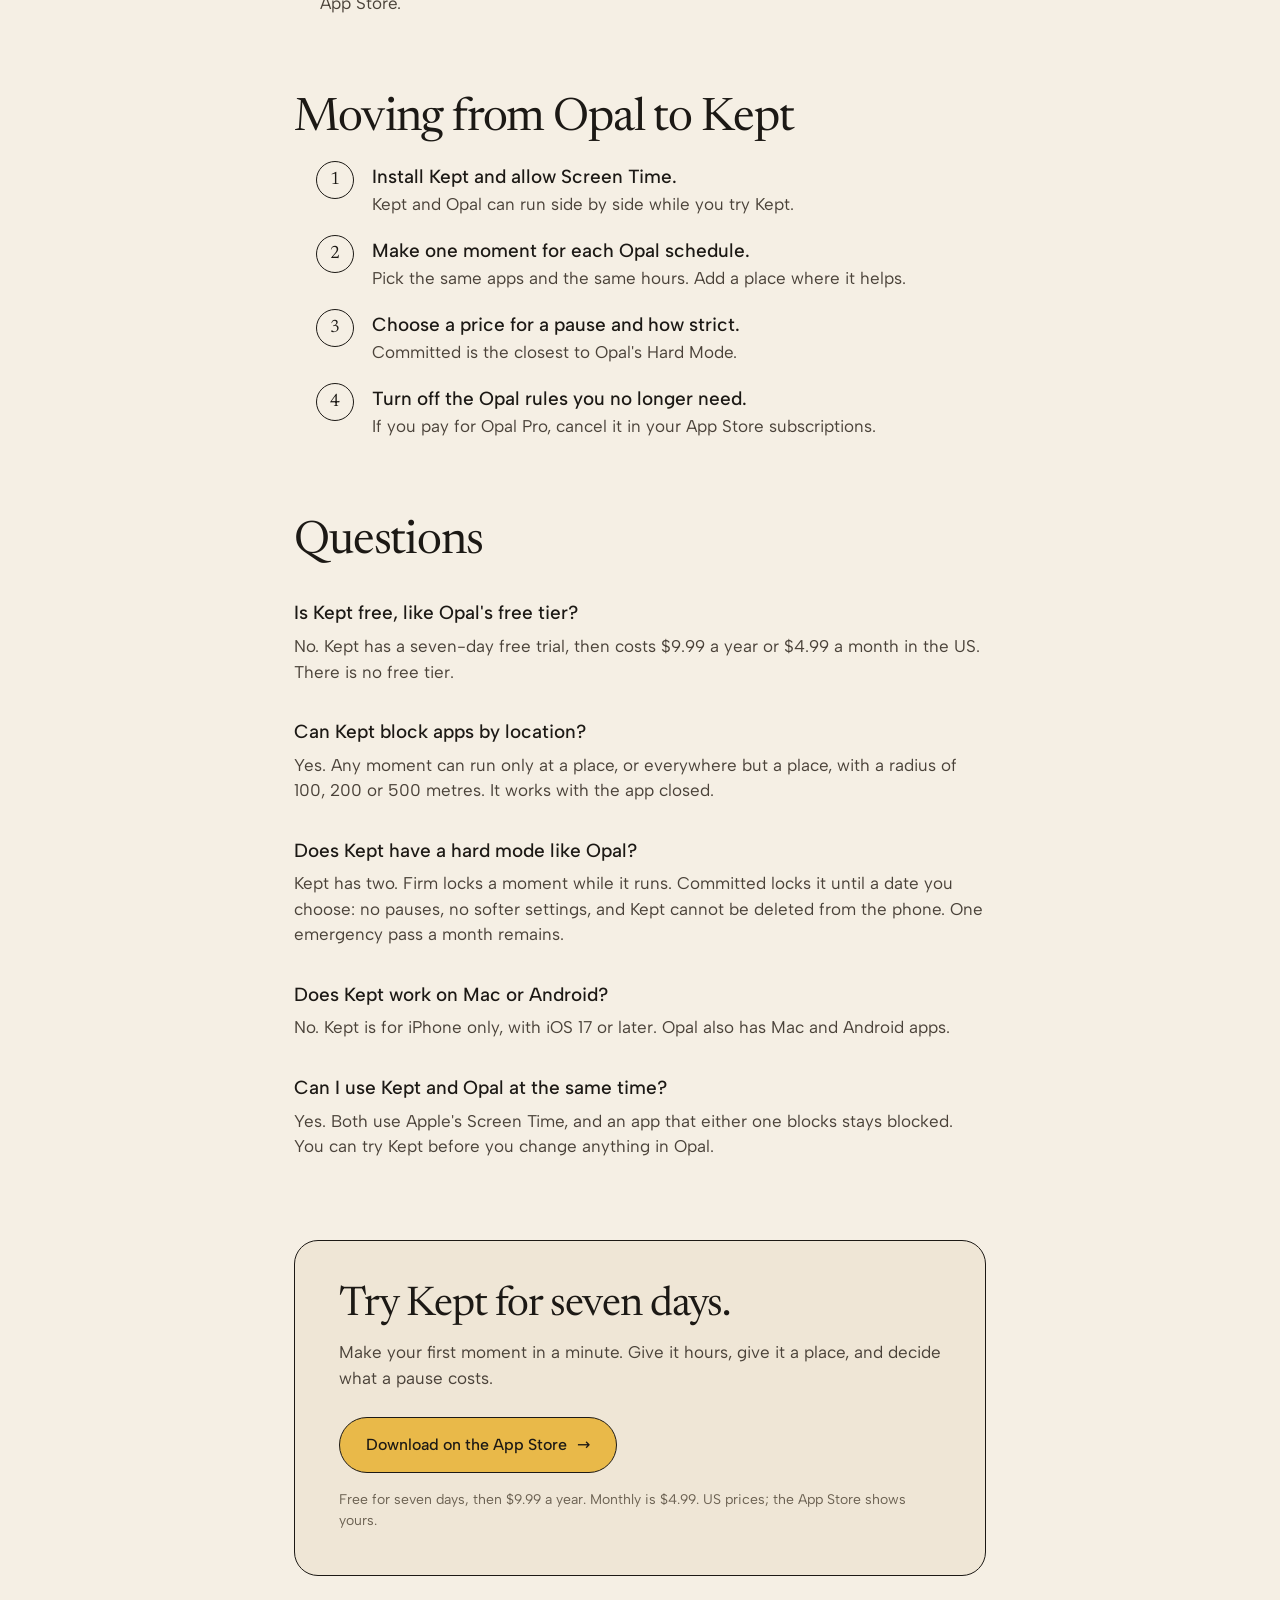
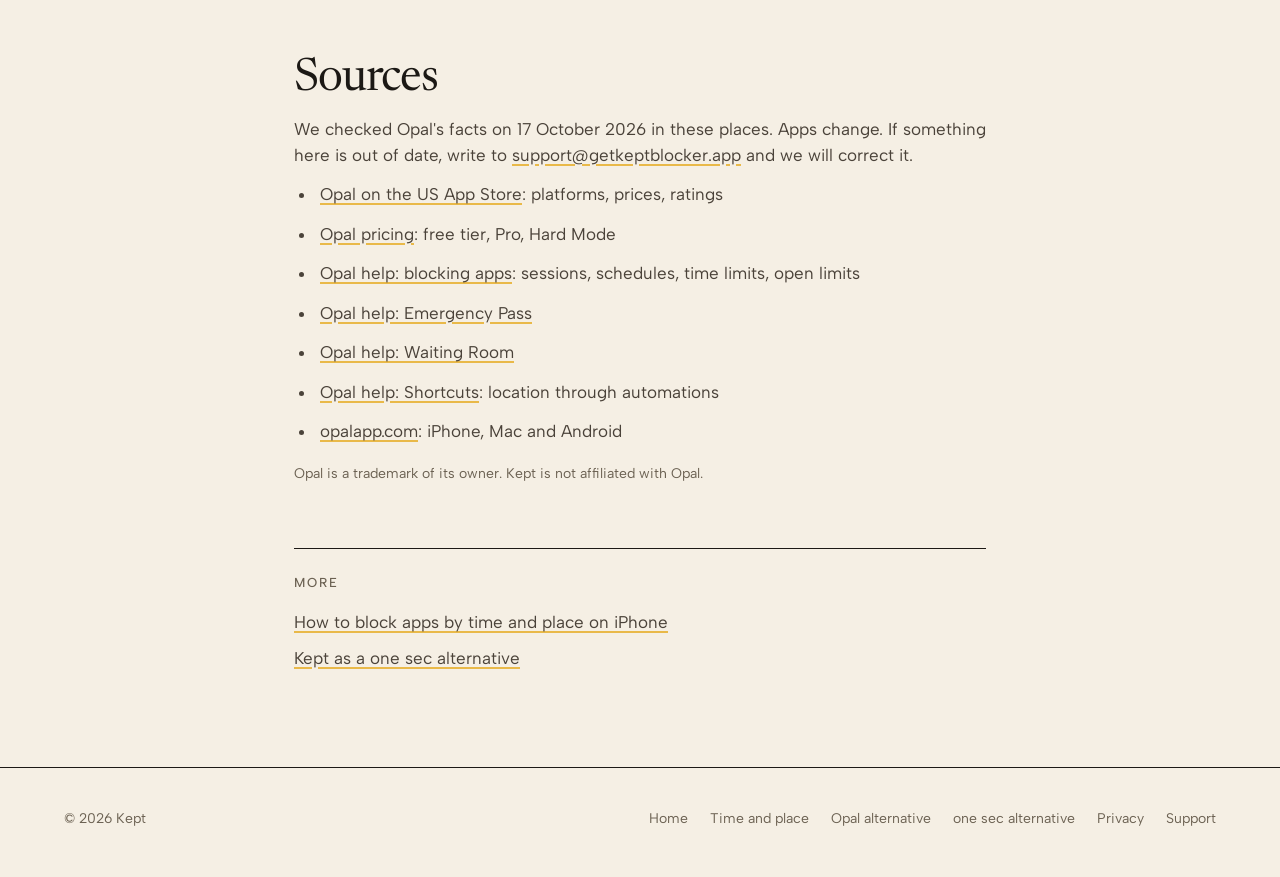
<file: opal-alternative/index.html>
<!doctype html>
<html lang="en">
<head>
  <meta charset="utf-8" />
  <meta name="viewport" content="width=device-width, initial-scale=1" />
  <title>Opal Alternative for iPhone: Block Apps by Place · Kept</title>
  <meta name="description" content="Looking for an Opal alternative? Kept blocks apps on iPhone by time and by place, with a price you set for every pause. $9.99 a year. A fair comparison, checked October 2026." />
  <link rel="canonical" href="https://getkeptblocker.app/opal-alternative/" />
  <meta property="og:type" content="article" />
  <meta property="og:site_name" content="Kept" />
  <meta property="og:title" content="Kept, an Opal alternative that blocks by time and place" />
  <meta property="og:description" content="How Kept and Opal differ: blocking by place, the price of a pause, strict modes, accounts and cost. Checked 17 October 2026." />
  <meta property="og:url" content="https://getkeptblocker.app/opal-alternative/" />
  <meta property="og:image" content="https://getkeptblocker.app/assets/img/og.png" />
  <meta name="twitter:card" content="summary_large_image" />
  <meta name="theme-color" content="#f5efe4" />
  <link rel="icon" href="/assets/img/favicon.png" />
  <link rel="apple-touch-icon" href="/assets/img/apple-touch-icon.png" />
  <link rel="preconnect" href="https://fonts.googleapis.com" />
  <link rel="preconnect" href="https://fonts.gstatic.com" crossorigin />
  <link href="https://fonts.googleapis.com/css2?family=Albert+Sans:wght@400;500&family=Newsreader:opsz,wght@6..72,400&display=swap" rel="stylesheet" />
  <link rel="stylesheet" href="/assets/css/site.css?v=8" />
  <link rel="stylesheet" href="/assets/css/page.css?v=1" />
  <script type="application/ld+json">
  {
    "@context": "https://schema.org",
    "@graph": [
      {
        "@type": "WebPage",
        "@id": "https://getkeptblocker.app/opal-alternative/#page",
        "url": "https://getkeptblocker.app/opal-alternative/",
        "name": "Kept, an Opal alternative that blocks by time and place",
        "inLanguage": "en",
        "dateModified": "2026-10-17",
        "isPartOf": { "@id": "https://getkeptblocker.app/#website" },
        "about": { "@id": "https://getkeptblocker.app/#app" }
      },
      {
        "@type": "FAQPage",
        "mainEntity": [
          {
            "@type": "Question",
            "name": "Is Kept free, like Opal's free tier?",
            "acceptedAnswer": { "@type": "Answer", "text": "No. Kept has a seven-day free trial, then costs $9.99 a year or $4.99 a month in the US. There is no free tier." }
          },
          {
            "@type": "Question",
            "name": "Can Kept block apps by location?",
            "acceptedAnswer": { "@type": "Answer", "text": "Yes. Any moment can run only at a place, or everywhere but a place, with a radius of 100, 200 or 500 metres. It works with the app closed." }
          },
          {
            "@type": "Question",
            "name": "Does Kept have a hard mode like Opal?",
            "acceptedAnswer": { "@type": "Answer", "text": "Kept has two. Firm locks a moment while it runs. Committed locks it until a date you choose: no pauses, no softer settings, and Kept cannot be deleted from the phone. One emergency pass a month remains." }
          },
          {
            "@type": "Question",
            "name": "Does Kept work on Mac or Android?",
            "acceptedAnswer": { "@type": "Answer", "text": "No. Kept is for iPhone only, with iOS 17 or later. Opal also has Mac and Android apps." }
          },
          {
            "@type": "Question",
            "name": "Can I use Kept and Opal at the same time?",
            "acceptedAnswer": { "@type": "Answer", "text": "Yes. Both use Apple's Screen Time, and an app that either one blocks stays blocked. You can try Kept before you change anything in Opal." }
          }
        ]
      }
    ]
  }
  </script>
</head>
<body>
  <nav class="nav">
    <a class="brand" href="/"><span class="mark small"><span class="fill"></span></span>Kept</a>
    <a class="btn btn-primary" href="https://apps.apple.com/app/id6816713953" target="_blank" rel="noopener">Get Kept</a>
  </nav>

  <main class="page">
    <div class="kicker">Comparison</div>
    <h1>Kept, an Opal alternative that blocks by time and place</h1>
    <p class="lede">Opal is a popular screen time app with sessions, schedules, time limits and a strict Hard Mode. Kept is a smaller iPhone app built around one idea: block the apps that pull you away at the hours and the places you choose. Here is how they differ, as fairly as we can put it.</p>
    <p class="checked">Checked on 17 October 2026, from Opal's website, help center and App Store page. US prices.</p>
    <div class="btn-row">
      <a class="btn btn-primary" href="https://apps.apple.com/app/id6816713953" target="_blank" rel="noopener">Download Kept <span class="arrow">→</span></a>
      <a class="btn btn-ghost" href="#compare">See the comparison</a>
    </div>

    <h2 id="compare">Kept and Opal at a glance</h2>
    <div class="table-scroll">
      <table class="compare">
        <thead>
          <tr><th scope="col"></th><th scope="col">Kept</th><th scope="col">Opal</th></tr>
        </thead>
        <tbody>
          <tr><th scope="row">Platforms</th><td class="kept">iPhone, iOS 17 or later</td><td>iPhone (iOS 18 or later), Mac and Android</td></tr>
          <tr><th scope="row">Price</th><td class="kept">7 days free, then $9.99 a year, or $4.99 a month. No free tier</td><td>A free tier. Pro is $19.99 a month, $99.99 a year, or $399.99 once</td></tr>
          <tr><th scope="row">Block on a schedule</th><td class="kept">Yes</td><td>Yes</td></tr>
          <tr><th scope="row">Block by location</th><td class="kept">Built in: only at a place, or everywhere but a place</td><td>Not built in. An Apple Shortcuts automation can start an Opal timer when you arrive somewhere</td></tr>
          <tr><th scope="row">Daily time limits and open limits</th><td class="kept">No</td><td>Yes</td></tr>
          <tr><th scope="row">Strict mode</th><td class="kept">Firm locks a moment while it runs. Committed locks it until a date, and Kept cannot be deleted</td><td>Hard Mode, in Pro: no unblocking or leaving early. Uninstall protection while a strict rule runs</td></tr>
          <tr><th scope="row">Emergency way out</th><td class="kept">One emergency pass a month</td><td>One Emergency Pass a week, for one hour</td></tr>
          <tr><th scope="row">Before a blocked app opens</th><td class="kept">A price you choose for each moment, from a tap to a partner's code. 0 to 5 pauses a day</td><td>A Waiting Room: a pause, guided breathing or brain games</td></tr>
          <tr><th scope="row">Websites</th><td class="kept">Yes, and one switch for adult sites</td><td>Yes, and adult-site blocking</td></tr>
          <tr><th scope="row">Account</th><td class="kept">None</td><td>Optional. Needed for Pro on more than one device and for social features</td></tr>
          <tr><th scope="row">Extras</th><td class="kept">Reports that count moments kept</td><td>Opal Score, Focus Reports, streaks, friends, sleep stories and meditations</td></tr>
        </tbody>
      </table>
    </div>

    <h2>Where Kept is different</h2>
    <h3>Place is built in</h3>
    <p>In Kept, every moment can depend on where you are. Block social apps only at the office, or block work mail everywhere but the office. You pick the place on a map, with a radius of 100, 200 or 500 metres. Kept uses the region monitoring in iOS, so the rule works with the app closed, and the comparison stays on the phone. In Opal, location needs an Apple Shortcuts automation that starts a timer.</p>
    <h3>You set the price of a pause</h3>
    <p>A pause opens the apps again for a short time. In Kept, each moment has its own price for a pause: nothing, a 10-second wait, a typed passage, three sums, catching a moving dot, turning the phone, your own code, a partner's code, or being on a charger. You also decide how many pauses a day, from zero to five.</p>
    <h3>Committed means until a date</h3>
    <p>Firm locks a moment while it runs. Committed locks it until a date you choose. Until then the moment cannot be softened, the pauses drop to zero, and Kept cannot be deleted from the phone. One emergency pass a month remains, for real emergencies.</p>
    <h3>No account, and a lower price</h3>
    <p>Kept has no account and no server. Your moments and places stay on your phone and in your own iCloud. After the seven-day trial, Kept costs $9.99 a year, against $99.99 a year for Opal Pro.</p>

    <h2>When Opal is the better choice</h2>
    <ul>
      <li><strong>You use a Mac or an Android phone.</strong> Opal has apps for both. Kept is for iPhone only.</li>
      <li><strong>You want daily time limits or open limits.</strong> Opal can block an app after a daily allowance or a number of opens. Kept blocks by hours and place.</li>
      <li><strong>You want a free plan.</strong> Opal has a free tier. Kept has a seven-day trial.</li>
      <li><strong>You like scores and company.</strong> Opal has the Opal Score, streaks, friends and a leaderboard.</li>
      <li><strong>You want a long track record.</strong> Opal has about 90,000 ratings at 4.7 stars in the US App Store.</li>
    </ul>

    <h2>Moving from Opal to Kept</h2>
    <ol class="steps">
      <li><strong>Install Kept and allow Screen Time.</strong>Kept and Opal can run side by side while you try Kept.</li>
      <li><strong>Make one moment for each Opal schedule.</strong>Pick the same apps and the same hours. Add a place where it helps.</li>
      <li><strong>Choose a price for a pause and how strict.</strong>Committed is the closest to Opal's Hard Mode.</li>
      <li><strong>Turn off the Opal rules you no longer need.</strong>If you pay for Opal Pro, cancel it in your App Store subscriptions.</li>
    </ol>

    <h2>Questions</h2>
    <div class="faq">
      <h3>Is Kept free, like Opal's free tier?</h3>
      <p>No. Kept has a seven-day free trial, then costs $9.99 a year or $4.99 a month in the US. There is no free tier.</p>
      <h3>Can Kept block apps by location?</h3>
      <p>Yes. Any moment can run only at a place, or everywhere but a place, with a radius of 100, 200 or 500 metres. It works with the app closed.</p>
      <h3>Does Kept have a hard mode like Opal?</h3>
      <p>Kept has two. Firm locks a moment while it runs. Committed locks it until a date you choose: no pauses, no softer settings, and Kept cannot be deleted from the phone. One emergency pass a month remains.</p>
      <h3>Does Kept work on Mac or Android?</h3>
      <p>No. Kept is for iPhone only, with iOS 17 or later. Opal also has Mac and Android apps.</p>
      <h3>Can I use Kept and Opal at the same time?</h3>
      <p>Yes. Both use Apple's Screen Time, and an app that either one blocks stays blocked. You can try Kept before you change anything in Opal.</p>
    </div>

    <section class="callout">
      <h2>Try Kept for seven days.</h2>
      <p>Make your first moment in a minute. Give it hours, give it a place, and decide what a pause costs.</p>
      <div class="btn-row">
        <a class="btn btn-amber" href="https://apps.apple.com/app/id6816713953" target="_blank" rel="noopener">Download on the App Store <span class="arrow">→</span></a>
      </div>
      <p class="fine">Free for seven days, then $9.99 a year. Monthly is $4.99. US prices; the App Store shows yours.</p>
    </section>

    <h2>Sources</h2>
    <p>We checked Opal's facts on 17 October 2026 in these places. Apps change. If something here is out of date, write to <a href="mailto:support@getkeptblocker.app">support@getkeptblocker.app</a> and we will correct it.</p>
    <ul>
      <li><a href="https://apps.apple.com/us/app/opal-screen-time-control/id1497465230" rel="nofollow noopener" target="_blank">Opal on the US App Store</a>: platforms, prices, ratings</li>
      <li><a href="https://opalapp.com/pricing" rel="nofollow noopener" target="_blank">Opal pricing</a>: free tier, Pro, Hard Mode</li>
      <li><a href="https://help.opalapp.com/article/how-do-i-block-apps-with-opal" rel="nofollow noopener" target="_blank">Opal help: blocking apps</a>: sessions, schedules, time limits, open limits</li>
      <li><a href="https://help.opalapp.com/article/how-to-use-emergency-pass" rel="nofollow noopener" target="_blank">Opal help: Emergency Pass</a></li>
      <li><a href="https://help.opalapp.com/article/how-to-choose-your-waiting-room" rel="nofollow noopener" target="_blank">Opal help: Waiting Room</a></li>
      <li><a href="https://help.opalapp.com/article/how-to-sync-opal-with-shortcuts" rel="nofollow noopener" target="_blank">Opal help: Shortcuts</a>: location through automations</li>
      <li><a href="https://opalapp.com/" rel="nofollow noopener" target="_blank">opalapp.com</a>: iPhone, Mac and Android</li>
    </ul>
    <p class="checked">Opal is a trademark of its owner. Kept is not affiliated with Opal.</p>

    <nav class="related" aria-label="More guides">
      <div class="kicker">More</div>
      <ul>
        <li><a href="/block-apps-by-time-and-place/">How to block apps by time and place on iPhone</a></li>
        <li><a href="/one-sec-alternative/">Kept as a one sec alternative</a></li>
      </ul>
    </nav>
  </main>

  <footer class="footer">
    <div class="wrap">
      <span>© 2026 Kept</span>
      <div class="links"><a href="/">Home</a><a href="/block-apps-by-time-and-place/">Time and place</a><a href="/opal-alternative/">Opal alternative</a><a href="/one-sec-alternative/">one sec alternative</a><a href="/privacy.html">Privacy</a><a href="/support.html">Support</a></div>
    </div>
  </footer>
</body>
</html>
</file>
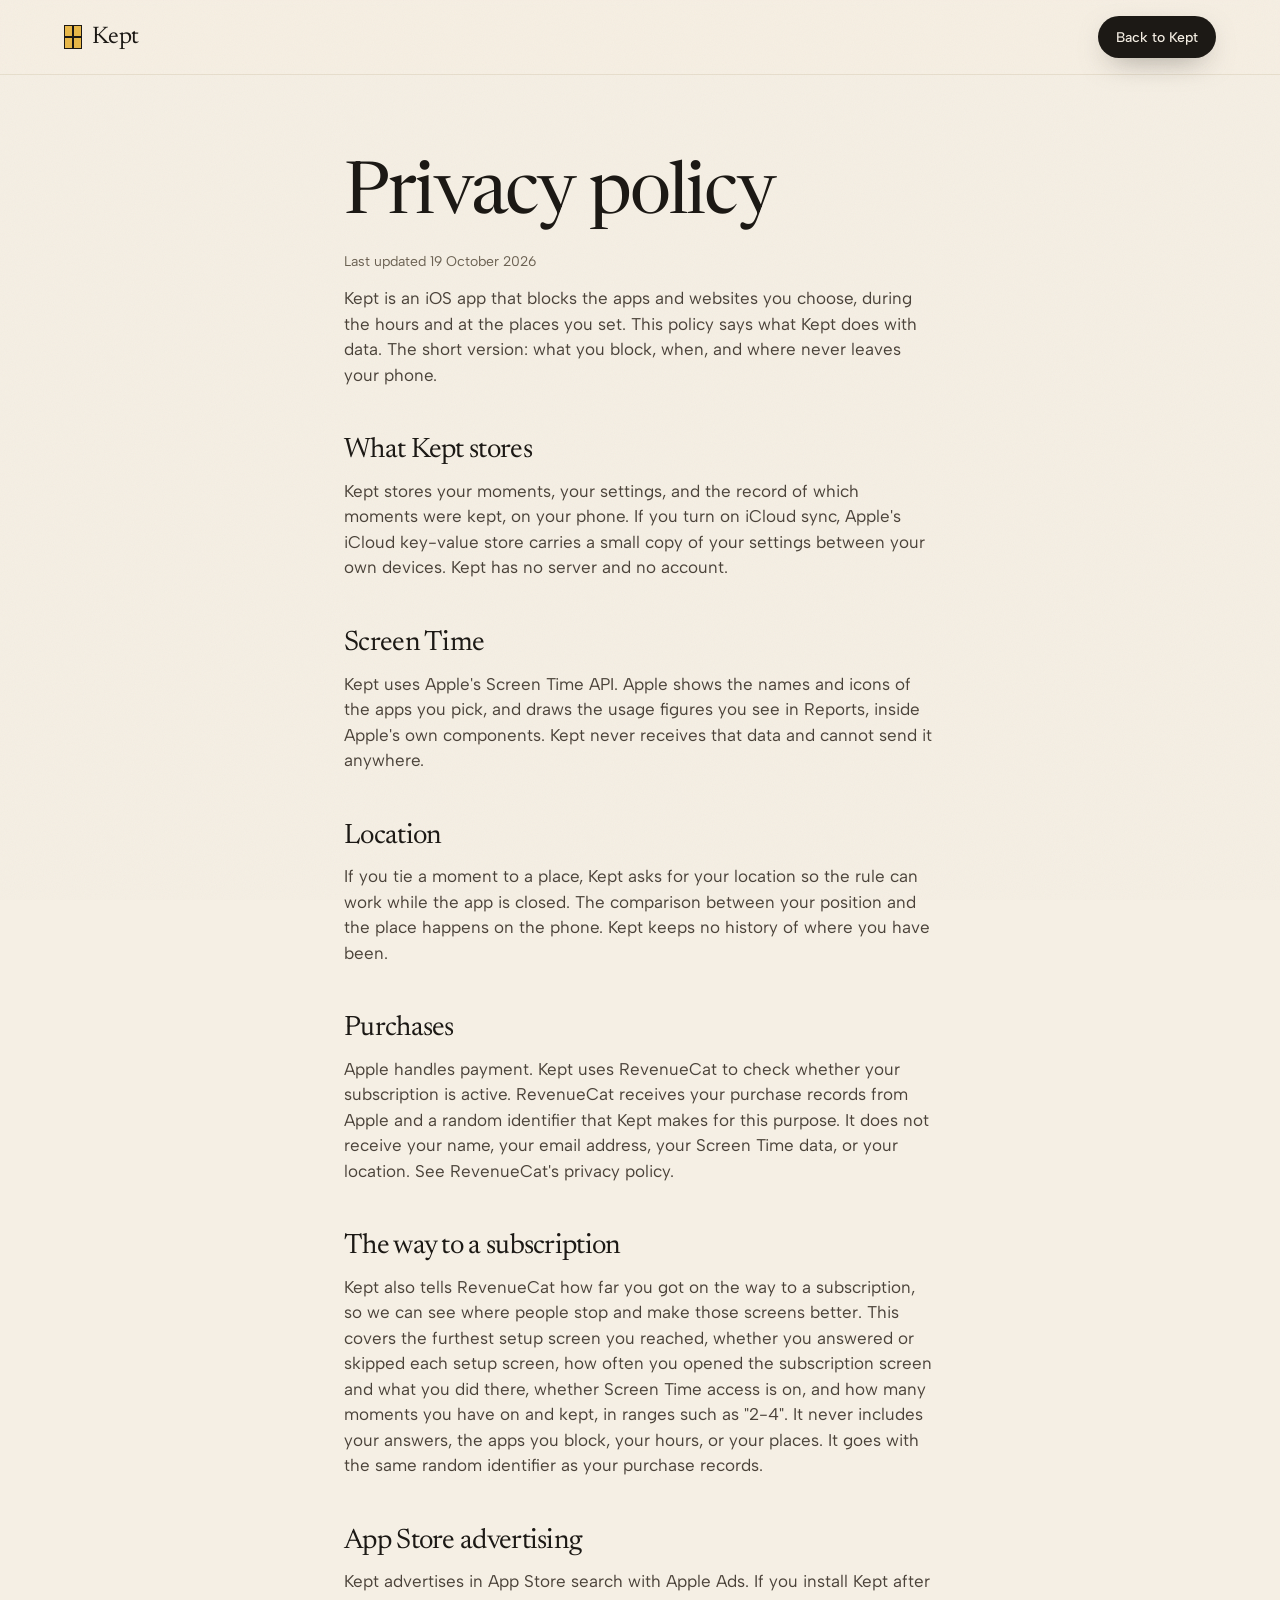
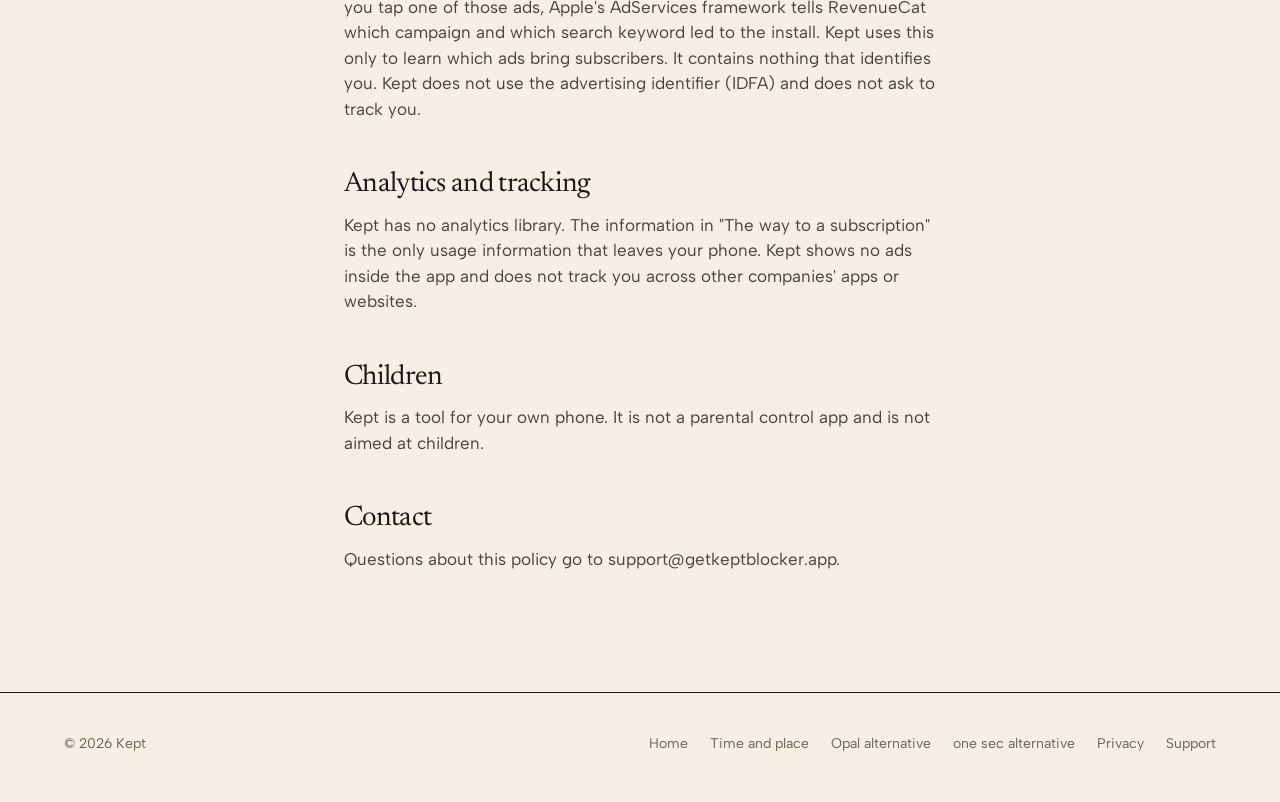
<file: privacy.html>
<!doctype html>
<html lang="en">
<head>
  <meta charset="utf-8" />
  <meta name="viewport" content="width=device-width, initial-scale=1" />
  <title>Kept · Privacy policy</title>
  <meta name="description" content="What Kept keeps on your phone, what it sends, and what never leaves the phone." />
  <link rel="canonical" href="https://getkeptblocker.app/privacy.html" />
  <meta property="og:type" content="website" />
  <meta property="og:site_name" content="Kept" />
  <meta property="og:title" content="Kept · Privacy policy" />
  <meta property="og:url" content="https://getkeptblocker.app/privacy.html" />
  <meta property="og:image" content="https://getkeptblocker.app/assets/img/og.png" />
  <meta name="twitter:card" content="summary_large_image" />
  <link rel="icon" href="assets/img/favicon.png" />
  <link rel="apple-touch-icon" href="assets/img/apple-touch-icon.png" />
  <link rel="preconnect" href="https://fonts.googleapis.com" />
  <link rel="preconnect" href="https://fonts.gstatic.com" crossorigin />
  <link href="https://fonts.googleapis.com/css2?family=Albert+Sans:wght@400;500&family=Newsreader:opsz,wght@6..72,400&display=swap" rel="stylesheet" />
  <link rel="stylesheet" href="assets/css/site.css?v=8" />
  <style>
    .doc { max-width: 720px; margin: 0 auto; padding: 160px var(--gutter) 120px; }
    .doc h1 { font-size: clamp(40px, 6vw, 72px); }
    .doc h2 { font-size: 28px; margin-top: 48px; }
    .doc p, .doc li { color: var(--body); margin-top: 14px; font-size: 17px; }
    .doc ul { padding-left: 22px; }
    .doc .date { margin-top: 18px; color: var(--muted); font-size: 14px; }
  </style>
</head>
<body>
  <nav class="nav">
    <a class="brand" href="index.html"><span class="mark small"><span class="fill"></span></span>Kept</a>
    <a class="btn btn-primary" href="index.html">Back to Kept</a>
  </nav>
  <main class="doc">
    <h1>Privacy policy</h1>
    <p class="date">Last updated 19 October 2026</p>
    <p>Kept is an iOS app that blocks the apps and websites you choose, during the hours and at the places you set. This policy says what Kept does with data. The short version: what you block, when, and where never leaves your phone.</p>

    <h2>What Kept stores</h2>
    <p>Kept stores your moments, your settings, and the record of which moments were kept, on your phone. If you turn on iCloud sync, Apple's iCloud key-value store carries a small copy of your settings between your own devices. Kept has no server and no account.</p>

    <h2>Screen Time</h2>
    <p>Kept uses Apple's Screen Time API. Apple shows the names and icons of the apps you pick, and draws the usage figures you see in Reports, inside Apple's own components. Kept never receives that data and cannot send it anywhere.</p>

    <h2>Location</h2>
    <p>If you tie a moment to a place, Kept asks for your location so the rule can work while the app is closed. The comparison between your position and the place happens on the phone. Kept keeps no history of where you have been.</p>

    <h2>Purchases</h2>
    <p>Apple handles payment. Kept uses RevenueCat to check whether your subscription is active. RevenueCat receives your purchase records from Apple and a random identifier that Kept makes for this purpose. It does not receive your name, your email address, your Screen Time data, or your location. See <a href="https://www.revenuecat.com/privacy">RevenueCat's privacy policy</a>.</p>

    <h2>The way to a subscription</h2>
    <p>Kept also tells RevenueCat how far you got on the way to a subscription, so we can see where people stop and make those screens better. This covers the furthest setup screen you reached, whether you answered or skipped each setup screen, how often you opened the subscription screen and what you did there, whether Screen Time access is on, and how many moments you have on and kept, in ranges such as "2-4". It never includes your answers, the apps you block, your hours, or your places. It goes with the same random identifier as your purchase records.</p>

    <h2>App Store advertising</h2>
    <p>Kept advertises in App Store search with Apple Ads. If you install Kept after you tap one of those ads, Apple's AdServices framework tells RevenueCat which campaign and which search keyword led to the install. Kept uses this only to learn which ads bring subscribers. It contains nothing that identifies you. Kept does not use the advertising identifier (IDFA) and does not ask to track you.</p>

    <h2>Analytics and tracking</h2>
    <p>Kept has no analytics library. The information in "The way to a subscription" is the only usage information that leaves your phone. Kept shows no ads inside the app and does not track you across other companies' apps or websites.</p>

    <h2>Children</h2>
    <p>Kept is a tool for your own phone. It is not a parental control app and is not aimed at children.</p>

    <h2>Contact</h2>
    <p>Questions about this policy go to <a href="mailto:support@getkeptblocker.app">support@getkeptblocker.app</a>.</p>
  </main>
  <footer class="footer">
    <div class="wrap">
      <span>© 2026 Kept</span>
      <div class="links"><a href="/">Home</a><a href="/block-apps-by-time-and-place/">Time and place</a><a href="/opal-alternative/">Opal alternative</a><a href="/one-sec-alternative/">one sec alternative</a><a href="/privacy.html">Privacy</a><a href="/support.html">Support</a></div>
    </div>
  </footer>
</body>
</html>
</file>
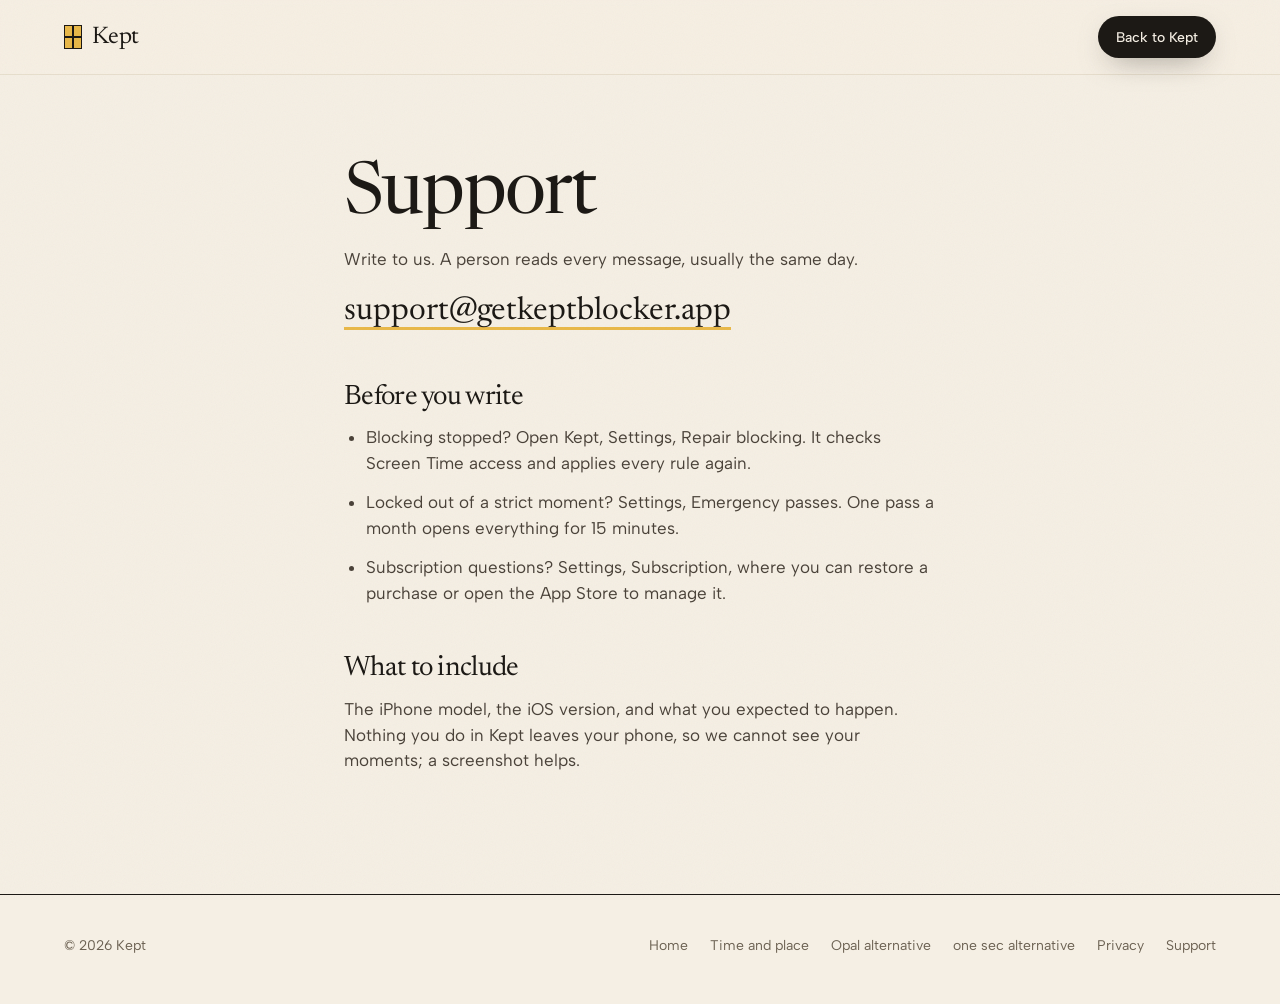
<file: support.html>
<!doctype html>
<html lang="en">
<head>
  <meta charset="utf-8" />
  <meta name="viewport" content="width=device-width, initial-scale=1" />
  <title>Kept · Support</title>
  <meta name="description" content="How to reach the people who make Kept." />
  <link rel="canonical" href="https://getkeptblocker.app/support.html" />
  <meta property="og:type" content="website" />
  <meta property="og:site_name" content="Kept" />
  <meta property="og:title" content="Kept · Support" />
  <meta property="og:url" content="https://getkeptblocker.app/support.html" />
  <meta property="og:image" content="https://getkeptblocker.app/assets/img/og.png" />
  <meta name="twitter:card" content="summary_large_image" />
  <link rel="icon" href="assets/img/favicon.png" />
  <link rel="apple-touch-icon" href="assets/img/apple-touch-icon.png" />
  <link rel="preconnect" href="https://fonts.googleapis.com" />
  <link rel="preconnect" href="https://fonts.gstatic.com" crossorigin />
  <link href="https://fonts.googleapis.com/css2?family=Albert+Sans:wght@400;500&family=Newsreader:opsz,wght@6..72,400&display=swap" rel="stylesheet" />
  <link rel="stylesheet" href="assets/css/site.css?v=8" />
  <style>
    .doc { max-width: 720px; margin: 0 auto; padding: 160px var(--gutter) 120px; }
    .doc h1 { font-size: clamp(40px, 6vw, 72px); }
    .doc h2 { font-size: 28px; margin-top: 48px; }
    .doc p, .doc li { color: var(--body); margin-top: 14px; font-size: 17px; }
    .doc ul { padding-left: 22px; }
    .doc a.mail { color: var(--ink); font-family: "Newsreader", serif; font-size: clamp(24px, 3vw, 32px); border-bottom: 3px solid var(--amber); }
  </style>
</head>
<body>
  <nav class="nav">
    <a class="brand" href="index.html"><span class="mark small"><span class="fill"></span></span>Kept</a>
    <a class="btn btn-primary" href="index.html">Back to Kept</a>
  </nav>
  <main class="doc">
    <h1>Support</h1>
    <p>Write to us. A person reads every message, usually the same day.</p>
    <p><a class="mail" href="mailto:support@getkeptblocker.app">support@getkeptblocker.app</a></p>

    <h2>Before you write</h2>
    <ul>
      <li>Blocking stopped? Open Kept, Settings, Repair blocking. It checks Screen Time access and applies every rule again.</li>
      <li>Locked out of a strict moment? Settings, Emergency passes. One pass a month opens everything for 15 minutes.</li>
      <li>Subscription questions? Settings, Subscription, where you can restore a purchase or open the App Store to manage it.</li>
    </ul>

    <h2>What to include</h2>
    <p>The iPhone model, the iOS version, and what you expected to happen. Nothing you do in Kept leaves your phone, so we cannot see your moments; a screenshot helps.</p>
  </main>
  <footer class="footer">
    <div class="wrap">
      <span>© 2026 Kept</span>
      <div class="links"><a href="/">Home</a><a href="/block-apps-by-time-and-place/">Time and place</a><a href="/opal-alternative/">Opal alternative</a><a href="/one-sec-alternative/">one sec alternative</a><a href="/privacy.html">Privacy</a><a href="/support.html">Support</a></div>
    </div>
  </footer>
</body>
</html>
</file>
<file: assets/css/site.css>
/* Kept website. Light theme in the app's own tokens. */

:root {
  --page: #f5efe4;
  --panel: #efe6d6;
  --ink: #1c1915;
  --body: #4a4239;
  --muted: #6b6152;
  --hair: #dcd2be;
  --amber: #e9b949;
  --badge: #e6dbc6;
  --place: #e27b36;
  --place-tint: #f6d9c2;
  --night: #17140f;
  --night-panel: #1f1b14;
  --night-ink: #f5efe4;
  --night-body: #c9bea8;
  --night-muted: #a89878;
  --night-hair: #3a342a;
  --serif: "Newsreader", Georgia, "Times New Roman", serif;
  --sans: "Albert Sans", system-ui, -apple-system, sans-serif;
  --max: 1200px;
  --gutter: clamp(20px, 5vw, 72px);
  --ease: cubic-bezier(0.65, 0, 0.35, 1);
}

* { box-sizing: border-box; margin: 0; padding: 0; }
html { scroll-behavior: auto; }
html.lenis, html.lenis body { height: auto; }
.lenis.lenis-smooth { scroll-behavior: auto !important; }
.lenis.lenis-stopped { overflow: hidden; }
body {
  background: var(--page);
  color: var(--ink);
  font-family: var(--sans);
  font-size: 17px;
  line-height: 1.5;
  -webkit-font-smoothing: antialiased;
  overflow-x: hidden;
}
a { color: inherit; text-decoration: none; }
img { display: block; max-width: 100%; }
button { font: inherit; color: inherit; background: none; border: 0; cursor: pointer; }

/* Grain: a fixed film over the page. */
body::after {
  content: "";
  position: fixed;
  inset: 0;
  z-index: 9990;
  pointer-events: none;
  opacity: 0.045;
  mix-blend-mode: multiply;
  background-image: url("data:image/svg+xml,%3Csvg xmlns='http://www.w3.org/2000/svg' width='240' height='240'%3E%3Cfilter id='n'%3E%3CfeTurbulence type='fractalNoise' baseFrequency='0.9' numOctaves='2' stitchTiles='stitch'/%3E%3C/filter%3E%3Crect width='100%25' height='100%25' filter='url(%23n)'/%3E%3C/svg%3E");
}

.serif { font-family: var(--serif); font-weight: 400; }
.kicker {
  font-size: 13px;
  font-weight: 500;
  letter-spacing: 0.16em;
  text-transform: uppercase;
  color: var(--muted);
}
.wrap { max-width: var(--max); margin: 0 auto; }
.section { padding: clamp(88px, 12vh, 168px) var(--gutter); position: relative; }
.section-head { max-width: 820px; margin-bottom: clamp(40px, 6vh, 72px); }
.section-head .kicker { margin-bottom: 18px; }
h1, h2, h3 { font-family: var(--serif); font-weight: 400; letter-spacing: -0.025em; line-height: 1.02; }
h1 { font-size: clamp(52px, 8.2vw, 124px); }
h2 { font-size: clamp(40px, 5.2vw, 72px); }
h3 { font-size: clamp(26px, 2.4vw, 34px); letter-spacing: -0.015em; line-height: 1.12; }
.lede { font-size: clamp(18px, 1.5vw, 22px); line-height: 1.5; color: var(--body); max-width: 640px; margin-top: 22px; }
.amber-rule { display: inline-block; position: relative; }
.amber-rule::after {
  content: "";
  position: absolute;
  left: 0; right: 0; bottom: -0.02em;
  height: 0.16em;
  background: var(--amber);
  transform-origin: left center;
  transform: scaleX(var(--rule, 1));
}

/* Split lines: every line sits in its own mask, with room for descenders and the amber rule. */
.split-line-mask { padding-bottom: 0.1em; margin-bottom: -0.1em; }

/* Buttons */
.btn {
  display: inline-flex;
  align-items: center;
  gap: 10px;
  height: 56px;
  padding: 0 26px;
  border-radius: 999px;
  font-size: 16px;
  font-weight: 500;
  white-space: nowrap;
  transition: transform 0.4s var(--ease), background-color 0.3s, color 0.3s, box-shadow 0.4s var(--ease);
  will-change: transform;
}
.btn-primary { background: var(--ink); color: var(--page); box-shadow: 0 10px 30px -12px rgba(28, 25, 21, 0.5); }
.btn-primary:hover { box-shadow: 0 18px 40px -14px rgba(28, 25, 21, 0.55); }
.btn-ghost { border: 1.5px solid var(--ink); color: var(--ink); }
.btn-ghost:hover { background: var(--ink); color: var(--page); }
.btn-amber { background: var(--amber); color: var(--ink); border: 1.5px solid var(--ink); }
.btn .arrow { transition: transform 0.4s var(--ease); }
.btn:hover .arrow { transform: translateX(4px); }
.btn-row { display: flex; gap: 14px; flex-wrap: wrap; margin-top: 34px; }

/* The mark. The fill rises inside an empty window; the crosshair sits above it. */
.mark {
  position: relative;
  display: block;
  background: var(--page);
  border: 2px solid var(--ink);
  overflow: hidden;
}
.mark .fill { position: absolute; inset: 0; background: var(--amber); transform-origin: 50% 100%; }
.mark::before, .mark::after { content: ""; position: absolute; background: var(--ink); z-index: 2; }
.mark::before { left: 50%; top: 0; bottom: 0; width: 2px; margin-left: -1px; }
.mark::after { top: 50%; left: 0; right: 0; height: 2px; margin-top: -1px; }
.mark.small { width: 18px; height: 24px; border-width: 1.5px; }
.mark.small::before { width: 1.5px; margin-left: -0.75px; }
.mark.small::after { height: 1.5px; margin-top: -0.75px; }
.mark.small .fill { transform: none; }
.glow { box-shadow: 0 0 60px 18px rgba(233, 185, 73, 0.38); }

/* Nav */
.nav {
  position: fixed;
  top: 0; left: 0; right: 0;
  z-index: 100;
  display: flex;
  align-items: center;
  justify-content: space-between;
  padding: 16px var(--gutter);
  background: color-mix(in srgb, var(--page) 72%, transparent);
  -webkit-backdrop-filter: blur(16px) saturate(1.2);
  backdrop-filter: blur(16px) saturate(1.2);
  border-bottom: 1px solid color-mix(in srgb, var(--hair) 60%, transparent);
  transform: translateY(0);
  transition: transform 0.5s var(--ease);
}
.nav.hidden { transform: translateY(-100%); }
.brand { display: flex; align-items: center; gap: 10px; font-family: var(--serif); font-size: 24px; letter-spacing: -0.01em; }
.nav-links { display: flex; gap: 30px; font-size: 15px; font-weight: 500; color: var(--body); }
.nav-links a { position: relative; padding: 6px 0; }
.nav-links a::after { content: ""; position: absolute; left: 0; right: 0; bottom: 0; height: 1.5px; background: var(--amber); transform: scaleX(0); transform-origin: left; transition: transform 0.4s var(--ease); }
.nav-links a:hover::after { transform: scaleX(1); }
.nav .btn { height: 42px; padding: 0 18px; font-size: 14px; }
@media (max-width: 900px) { .nav-links { display: none; } }

/* Hero, shared */
.hero { min-height: 100vh; display: flex; align-items: center; padding-top: 120px; padding-bottom: 80px; position: relative; overflow: hidden; }
.hero .eyebrow { display: inline-flex; align-items: center; gap: 10px; font-size: 13px; font-weight: 500; letter-spacing: 0.14em; text-transform: uppercase; color: var(--muted); margin-bottom: 28px; }
.hero .eyebrow i { width: 8px; height: 8px; border-radius: 50%; background: var(--amber); border: 1.5px solid var(--ink); }
.hero-phone-wrap { position: relative; display: flex; justify-content: center; align-items: center; }
.hero-phone-wrap .halo { position: absolute; width: 70%; aspect-ratio: 1; border-radius: 50%; background: radial-gradient(circle, rgba(233, 185, 73, 0.35), rgba(233, 185, 73, 0) 62%); filter: blur(10px); }
.tilt { transform-style: preserve-3d; will-change: transform; }

.hero .wrap { display: grid; grid-template-columns: 1.15fr 0.85fr; gap: 48px; align-items: center; width: 100%; }
.hero .ghost-mark { position: absolute; right: -6vw; top: 12vh; width: 46vw; max-width: 640px; aspect-ratio: 3 / 4; border: 2px solid var(--hair); pointer-events: none; opacity: 0.8; }
.hero .ghost-mark::before, .hero .ghost-mark::after { content: ""; position: absolute; background: var(--hair); }
.hero .ghost-mark::before { left: 50%; top: 0; bottom: 0; width: 2px; margin-left: -1px; }
.hero .ghost-mark::after { top: 50%; left: 0; right: 0; height: 2px; margin-top: -1px; }
.hero .device { --s: 0.78; }
@media (max-width: 980px) {
  .hero .wrap { grid-template-columns: 1fr; }
  .hero .ghost-mark { display: none; }
  .hero .device { --s: 0.62; }
}

/* Moments: three cards. */
.moments-grid { display: grid; grid-template-columns: repeat(3, 1fr); gap: 20px; }
@media (max-width: 980px) { .moments-grid { grid-template-columns: 1fr; max-width: 520px; } }

.mcard {
  --ring: var(--page);
  background: var(--page);
  border: 1.5px solid var(--ink);
  border-radius: 22px;
  padding: 22px 24px 24px;
  transition: transform 0.5s var(--ease), box-shadow 0.5s var(--ease);
}
.mcard:hover { transform: translateY(-6px); box-shadow: 0 30px 50px -30px rgba(28, 25, 21, 0.45); }
.mcard.active { --ring: var(--panel); background: var(--panel); }
.mcard-head { display: flex; align-items: center; justify-content: space-between; gap: 12px; margin-bottom: 18px; flex-wrap: wrap; }
.mcard .name-row { display: flex; align-items: center; gap: 10px; }
.mcard .name { font-family: var(--serif); font-size: 30px; line-height: 1.05; letter-spacing: -0.015em; white-space: nowrap; }
.pill { display: inline-flex; align-items: center; gap: 8px; padding: 6px 14px; border-radius: 999px; border: 1.5px solid var(--hair); font-size: 14px; font-weight: 500; color: var(--body); white-space: nowrap; }
.pill.running { background: var(--amber); border-color: var(--ink); color: var(--ink); }
.pill .dot { width: 9px; height: 9px; border-radius: 50%; background: var(--ink); box-shadow: 0 0 0 3px rgba(28, 25, 21, 0.18); }
.row { display: flex; align-items: center; gap: 10px; margin-top: 10px; font-size: 16px; font-weight: 500; white-space: nowrap; }
.row:first-of-type { margin-top: 0; }
.tile { width: 30px; height: 30px; border-radius: 9px; overflow: hidden; flex: none; }
.tile svg { display: block; width: 100%; height: 100%; }
.tiles { display: flex; align-items: center; margin-right: 2px; }
.tiles .tile { margin-left: -9px; box-shadow: 0 0 0 2.5px var(--ring, var(--page)); }
.tiles .tile:first-child { margin-left: 0; }
.disc { width: 30px; height: 30px; border-radius: 50%; display: inline-flex; align-items: center; justify-content: center; flex: none; }
.disc img { width: 18px; height: 18px; display: block; }
.disc.badge { background: var(--badge); }
.disc.amber { background: var(--amber); border: 1.5px solid var(--ink); }
.disc.ink { background: var(--ink); }
.disc.page { background: var(--page); border: 1.5px solid var(--ink); }
.lockdisc { width: 30px; height: 30px; border-radius: 50%; background: var(--ink); border: 1.5px solid var(--amber); display: inline-flex; align-items: center; justify-content: center; flex: none; }
.lockdisc img { width: 17px; height: 17px; }

/* How it works: sticky phone, scrolling steps. */
.how { display: grid; grid-template-columns: 1fr 1fr; gap: clamp(32px, 6vw, 96px); align-items: start; }
.how-steps { padding-top: 10vh; }
.how .step { min-height: 78vh; display: flex; flex-direction: column; justify-content: center; max-width: 520px; }
.how .step .num { font-family: var(--serif); font-size: 15px; color: var(--muted); margin-bottom: 18px; display: flex; align-items: center; gap: 12px; }
.how .step .num::after { content: ""; width: 40px; height: 1.5px; background: var(--hair); }
.how .step p { color: var(--body); font-size: 18px; margin-top: 18px; }
.how .step ul { list-style: none; margin-top: 18px; display: flex; flex-wrap: wrap; gap: 8px; }
.how .step li { font-size: 14px; font-weight: 500; border: 1.5px solid var(--hair); border-radius: 999px; padding: 6px 12px; }
/* Centred while stuck. The offset is computed from the device height, so the phone never sits
   above its own place in the flow before it sticks. */
.how-phone { --s: 0.82; position: sticky; top: calc(50vh - (874px * var(--s) + 12px) / 2); display: flex; justify-content: center; }
.how-phone .device { --s: inherit; }
.how-phone .screen { position: absolute; opacity: 0; pointer-events: none; }
.how-phone .screen.active { opacity: 1; }
.how .step:last-child { min-height: 50vh; }
@media (max-height: 820px) { .how-phone { --s: 0.68; } }
@media (max-width: 980px) {
  /* On a phone the block is pinned as a whole: the device on top, one step's text under it,
     and scrolling advances the step. The script adds .pin-how and sets --s from the height. */
  .how { grid-template-columns: 1fr; gap: 0; }
  .how-phone { --s: 0.5; order: -1; position: static; top: auto; width: 100%; padding: 8px 0 0; display: flex; justify-content: center; }
  .how-phone .device { box-shadow: 0 24px 50px -30px rgba(28, 25, 21, 0.45); }
  .how-steps { padding-top: 22px; }
  .how .step { min-height: 0; max-width: none; justify-content: flex-start; padding: 0 0 28px; }
  .how .step:last-child { min-height: 0; }
  .how .step .num { margin-bottom: 10px; font-size: 14px; }
  .how .step h3 { font-size: 24px; }
  .how .step p { font-size: 15px; margin-top: 10px; }
  .how .step ul { display: none; }
  .pin-how .how-steps { position: relative; min-height: 200px; }
  .pin-how .how .step { position: absolute; left: 0; right: 0; top: 0; padding: 0; opacity: 0; transform: translateY(10px); transition: opacity 0.45s var(--ease), transform 0.45s var(--ease); pointer-events: none; }
  .pin-how .how .step.active { opacity: 1; transform: none; pointer-events: auto; }
  .how-dots { position: absolute; left: 0; bottom: 0; display: flex; gap: 8px; }
  .how-dots i { width: 8px; height: 8px; border-radius: 50%; border: 1.5px solid var(--ink); transition: background-color 0.3s; }
  .how-dots i.on { background: var(--amber); }
}

/* Costs */
.costs { display: grid; grid-template-columns: repeat(3, 1fr); gap: 14px; }
@media (max-width: 980px) { .costs { grid-template-columns: repeat(2, 1fr); } }
@media (max-width: 600px) { .costs { grid-template-columns: 1fr; } }
.cost {
  position: relative;
  border: 1.5px solid var(--hair);
  border-radius: 18px;
  padding: 22px 22px 24px;
  background: var(--page);
  transition: transform 0.45s var(--ease), border-color 0.45s, box-shadow 0.45s var(--ease), background-color 0.45s;
  overflow: hidden;
}
.cost:hover { transform: translateY(-5px); border-color: var(--ink); box-shadow: 0 30px 50px -30px rgba(28, 25, 21, 0.4); }
.cost .ctile { position: relative; width: 48px; height: 48px; border-radius: 13px; border: 1.5px solid var(--hair); display: flex; align-items: center; justify-content: center; margin-bottom: 18px; transition: border-color 0.45s; }
.cost:hover .ctile { border-color: var(--ink); }
.cost .ctile img { position: absolute; width: 28px; height: 28px; transition: opacity 0.45s; }
.cost .ctile img.full { opacity: 0; }
.cost:hover .ctile img.full { opacity: 1; }
.cost:hover .ctile img.outline { opacity: 0; }
.cost h4 { font-family: var(--sans); font-size: 18px; font-weight: 500; }
.cost p { font-size: 15px; color: var(--muted); margin-top: 6px; }
.cost .tag { position: absolute; top: 18px; right: 18px; font-size: 12px; font-weight: 500; letter-spacing: 0.1em; text-transform: uppercase; color: var(--muted); }
.cost.chosen { background: var(--panel); border-color: var(--ink); box-shadow: inset 0 0 0 1px var(--ink), inset 0 0 0 4px var(--panel), inset 0 0 0 5px var(--ink); }
.cost.chosen .ctile { border-color: var(--ink); }
.cost.chosen .ctile img.full { opacity: 1; }
.cost.chosen .ctile img.outline { opacity: 0; }
.pauses-note { display: grid; grid-template-columns: auto 1fr; gap: 28px; align-items: center; margin-top: 40px; padding: 28px 32px; border: 1.5px solid var(--ink); border-radius: 22px; background: var(--page); }
.pauses-note .big { font-family: var(--serif); font-size: 96px; line-height: 0.9; letter-spacing: -0.03em; }
.pauses-note p { color: var(--body); font-size: 18px; max-width: 560px; }
@media (max-width: 600px) { .pauses-note { grid-template-columns: 1fr; } }

/* Places */
.places { display: grid; grid-template-columns: 1.1fr 0.9fr; gap: clamp(32px, 5vw, 72px); align-items: center; }
@media (max-width: 980px) { .places { grid-template-columns: 1fr; } }
.map { position: relative; border: 1.5px solid var(--ink); border-radius: 26px; background: var(--panel); aspect-ratio: 4 / 3; overflow: hidden; }
.map svg { position: absolute; inset: 0; width: 100%; height: 100%; }
.map .radius { position: absolute; left: 50%; top: 50%; width: 46%; aspect-ratio: 1; border-radius: 50%; background: rgba(233, 185, 73, 0.3); border: 1.5px solid var(--ink); transform: translate(-50%, -50%); }
.map .ring { position: absolute; left: 50%; top: 50%; width: 46%; aspect-ratio: 1; border-radius: 50%; border: 1.5px solid var(--ink); transform: translate(-50%, -50%); opacity: 0; }
.map .here { position: absolute; left: 50%; top: 50%; width: 14px; height: 14px; border-radius: 50%; background: var(--ink); transform: translate(-50%, -50%); }
.map .address { position: absolute; left: 18px; top: 18px; padding: 8px 14px; border-radius: 12px; background: var(--page); font-size: 14px; color: var(--muted); }
.prow { display: flex; align-items: center; gap: 14px; padding: 18px 22px; border: 1.5px solid var(--ink); border-radius: 18px; font-size: 18px; font-weight: 500; margin-top: 12px; background: var(--page); transition: transform 0.45s var(--ease), background-color 0.45s; }
.prow:hover { transform: translateX(6px); background: var(--place-tint); }
.prow .disc { width: 36px; height: 36px; } .prow .disc img { width: 20px; height: 20px; }
.places p.note { color: var(--body); margin-top: 22px; font-size: 17px; }

/* Strict: the night band */
.night { background: var(--night); color: var(--night-ink); }
.night .kicker { color: var(--night-muted); }
.night .lede { color: var(--night-body); }
.strict { display: grid; grid-template-columns: 1fr 1fr; gap: clamp(32px, 6vw, 96px); align-items: center; }
@media (max-width: 980px) { .strict { grid-template-columns: 1fr; } }
.sealed { display: flex; gap: 18px; align-items: flex-start; padding: 28px 30px; border-radius: 22px; background: var(--page); color: var(--ink); box-shadow: 0 40px 80px -40px rgba(0, 0, 0, 0.6); }
.sealed .lock { width: 44px; height: 44px; border-radius: 50%; background: var(--amber); border: 1.5px solid var(--ink); display: flex; align-items: center; justify-content: center; flex: none; margin-top: 2px; }
.sealed .lock img { width: 24px; height: 24px; }
.sealed .k { font-size: 12px; font-weight: 500; letter-spacing: 0.16em; text-transform: uppercase; color: var(--muted); }
.sealed .l { font-family: var(--serif); font-size: clamp(20px, 1.8vw, 26px); line-height: 1.3; margin-top: 6px; }
.strict-lines { margin-top: 34px; font-family: var(--serif); font-size: clamp(28px, 3vw, 44px); line-height: 1.15; letter-spacing: -0.02em; }
.strict-lines span { display: block; }
.strict-facts { list-style: none; margin-top: 30px; display: grid; gap: 10px; }
.strict-facts li { display: flex; align-items: center; gap: 12px; font-size: 17px; color: var(--night-body); }
.strict-facts li::before { content: ""; width: 10px; height: 10px; border-radius: 50%; background: var(--amber); flex: none; }
.night .device { --page: var(--night); --panel: var(--night-panel); --ink: var(--night-ink); --body: var(--night-body); --muted: var(--night-muted); --hair: var(--night-hair); --badge: #2a2519; }

/* Reports */
.reports { display: grid; grid-template-columns: 1fr 1fr; gap: 20px; align-items: start; }
@media (max-width: 980px) { .reports { grid-template-columns: 1fr; } }
.rcard { border: 1.5px solid var(--ink); border-radius: 24px; padding: 28px 30px 30px; background: var(--page); }
.rcard.impact { border-color: var(--hair); background: var(--panel); --ring: var(--panel); }
.rcard .h { font-family: var(--serif); font-size: clamp(30px, 3vw, 44px); letter-spacing: -0.02em; line-height: 1.1; margin-top: 12px; }
.marks { display: flex; gap: 10px; margin-top: 26px; }
.col { flex: 1; display: flex; flex-direction: column-reverse; gap: 6px; }
.m { height: 22px; border-radius: 3px; background: var(--amber); border: 1.5px solid var(--ink); transform-origin: 50% 100%; }
.m.pale { background: var(--panel); }
.m.empty { background: transparent; border: 1.5px dashed var(--muted); }
.dl { font-size: 14px; color: var(--muted); text-align: center; margin-top: 8px; flex: 1; }
.irow { margin-top: 20px; }
.ihead { display: flex; align-items: center; gap: 12px; }
.iname { font-size: 18px; flex: 1; }
.ibefore { font-family: var(--serif); font-size: 17px; color: var(--muted); }
.iafter { font-family: var(--serif); font-size: 24px; margin-left: 6px; }
.ibar { display: flex; align-items: center; gap: 12px; margin-top: 8px; }
.track { flex: 1; height: 14px; background: var(--hair); position: relative; }
.fillbar { position: absolute; left: 0; top: 0; height: 100%; background: var(--amber); border: 1.5px solid var(--ink); transform-origin: left center; }
.back { width: 84px; text-align: right; font-size: 14px; }
.note { font-size: 14px; color: var(--muted); margin-top: 20px; line-height: 1.45; }

/* Privacy strip */
.facts { display: grid; grid-template-columns: repeat(3, 1fr); gap: 20px; }
@media (max-width: 900px) { .facts { grid-template-columns: 1fr; } }
.fact { border-top: 1.5px solid var(--ink); padding-top: 22px; }
.fact h3 { font-size: clamp(30px, 3vw, 40px); }
.fact p { color: var(--body); margin-top: 12px; }

/* Final call */
.cta { text-align: center; }
.cta .wrap { display: flex; flex-direction: column; align-items: center; }
.cta .icon { width: 96px; height: 96px; border-radius: 24px; box-shadow: 0 30px 60px -30px rgba(28, 25, 21, 0.5); margin-bottom: 34px; }
.cta h2 { max-width: 16ch; }
.cta .lede { text-align: center; }
.cta .btn-row { justify-content: center; }
.cta .fine { margin-top: 18px; font-size: 14px; color: var(--muted); }

/* Footer */
.footer { padding: 40px var(--gutter) 48px; border-top: 1.5px solid var(--ink); }
.footer .wrap { display: flex; align-items: center; justify-content: space-between; gap: 20px; flex-wrap: wrap; font-size: 14px; color: var(--muted); }
.footer .links { display: flex; flex-wrap: wrap; gap: 10px 22px; }
.footer .links a:hover { color: var(--ink); }

/* Reveal defaults: JS animates; without JS everything is visible. */
.js [data-reveal] { opacity: 0; }
.js .m { transform: scaleY(0); }
.js .fillbar { transform: scaleX(0); }

@media (prefers-reduced-motion: reduce) {
  .js [data-reveal], .js .m, .js .fillbar { opacity: 1; transform: none; }
}
</file>
<file: assets/css/page.css>
/* Long pages: comparisons and guides. Builds on site.css. */

.page { max-width: 820px; margin: 0 auto; padding: 150px var(--gutter) 96px; }
.page .kicker { margin-bottom: 18px; }
.page h1 { font-size: clamp(44px, 6.4vw, 84px); }
.page h2 { font-size: clamp(32px, 3.6vw, 48px); margin-top: 80px; }
.page h3 { font-size: clamp(22px, 2vw, 26px); margin-top: 34px; }
.page p, .page li { color: var(--body); margin-top: 14px; }
.page ul, .page ol { padding-left: 22px; }
.page li { padding-left: 4px; }
.page strong { color: var(--ink); font-weight: 500; }
.page a:not(.btn) {
  text-decoration: underline;
  text-decoration-color: var(--amber);
  text-decoration-thickness: 2px;
  text-underline-offset: 3px;
}
.page a:not(.btn):hover { color: var(--ink); }
.page .checked { margin-top: 18px; font-size: 14px; color: var(--muted); }

/* Comparison table. It scrolls inside its own box on a narrow phone, never the page. */
.table-scroll { margin-top: 30px; overflow-x: auto; -webkit-overflow-scrolling: touch; }
.compare { width: 100%; border-collapse: collapse; font-size: 16px; line-height: 1.45; }
.compare th, .compare td { text-align: left; vertical-align: top; padding: 14px 14px 14px 0; border-bottom: 1px solid var(--hair); }
.compare thead th {
  font-size: 13px;
  font-weight: 500;
  letter-spacing: 0.12em;
  text-transform: uppercase;
  color: var(--muted);
  border-bottom: 1.5px solid var(--ink);
}
.compare tbody th { width: 30%; font-weight: 500; color: var(--ink); }
.compare td { color: var(--body); }
.compare.wide { min-width: 560px; }
.compare .kept { color: var(--ink); }

/* Steps */
.steps { list-style: none; padding: 0; counter-reset: step; }
.steps li { counter-increment: step; position: relative; padding: 20px 0 0 56px; margin-top: 0; }
.steps li::before {
  content: counter(step);
  position: absolute;
  left: 0; top: 18px;
  width: 36px; height: 36px;
  border: 1.5px solid var(--ink);
  border-radius: 50%;
  display: grid;
  place-items: center;
  font-family: var(--serif);
  font-size: 18px;
  color: var(--ink);
  background: var(--page);
}
.steps li strong { display: block; font-size: 19px; }

/* Questions */
.faq h3 { font-family: var(--sans); font-size: 19px; font-weight: 500; letter-spacing: 0; line-height: 1.35; }
.faq p { margin-top: 8px; }

/* Call to action inside a page */
.callout {
  margin-top: 80px;
  padding: clamp(28px, 4vw, 44px);
  background: var(--panel);
  border: 1.5px solid var(--ink);
  border-radius: 24px;
}
.callout h2 { margin-top: 0; font-size: clamp(30px, 3.2vw, 42px); }
.callout .btn-row { margin-top: 26px; }
.callout .fine { margin-top: 16px; font-size: 14px; color: var(--muted); }

/* Links to the other guides */
.related { margin-top: 64px; padding-top: 24px; border-top: 1.5px solid var(--ink); }
.related ul { list-style: none; padding: 0; }
.related li { padding: 0; margin-top: 10px; }

@media (max-width: 600px) {
  .page { padding-top: 120px; }
  .page h2 { margin-top: 64px; }
}
</file>
